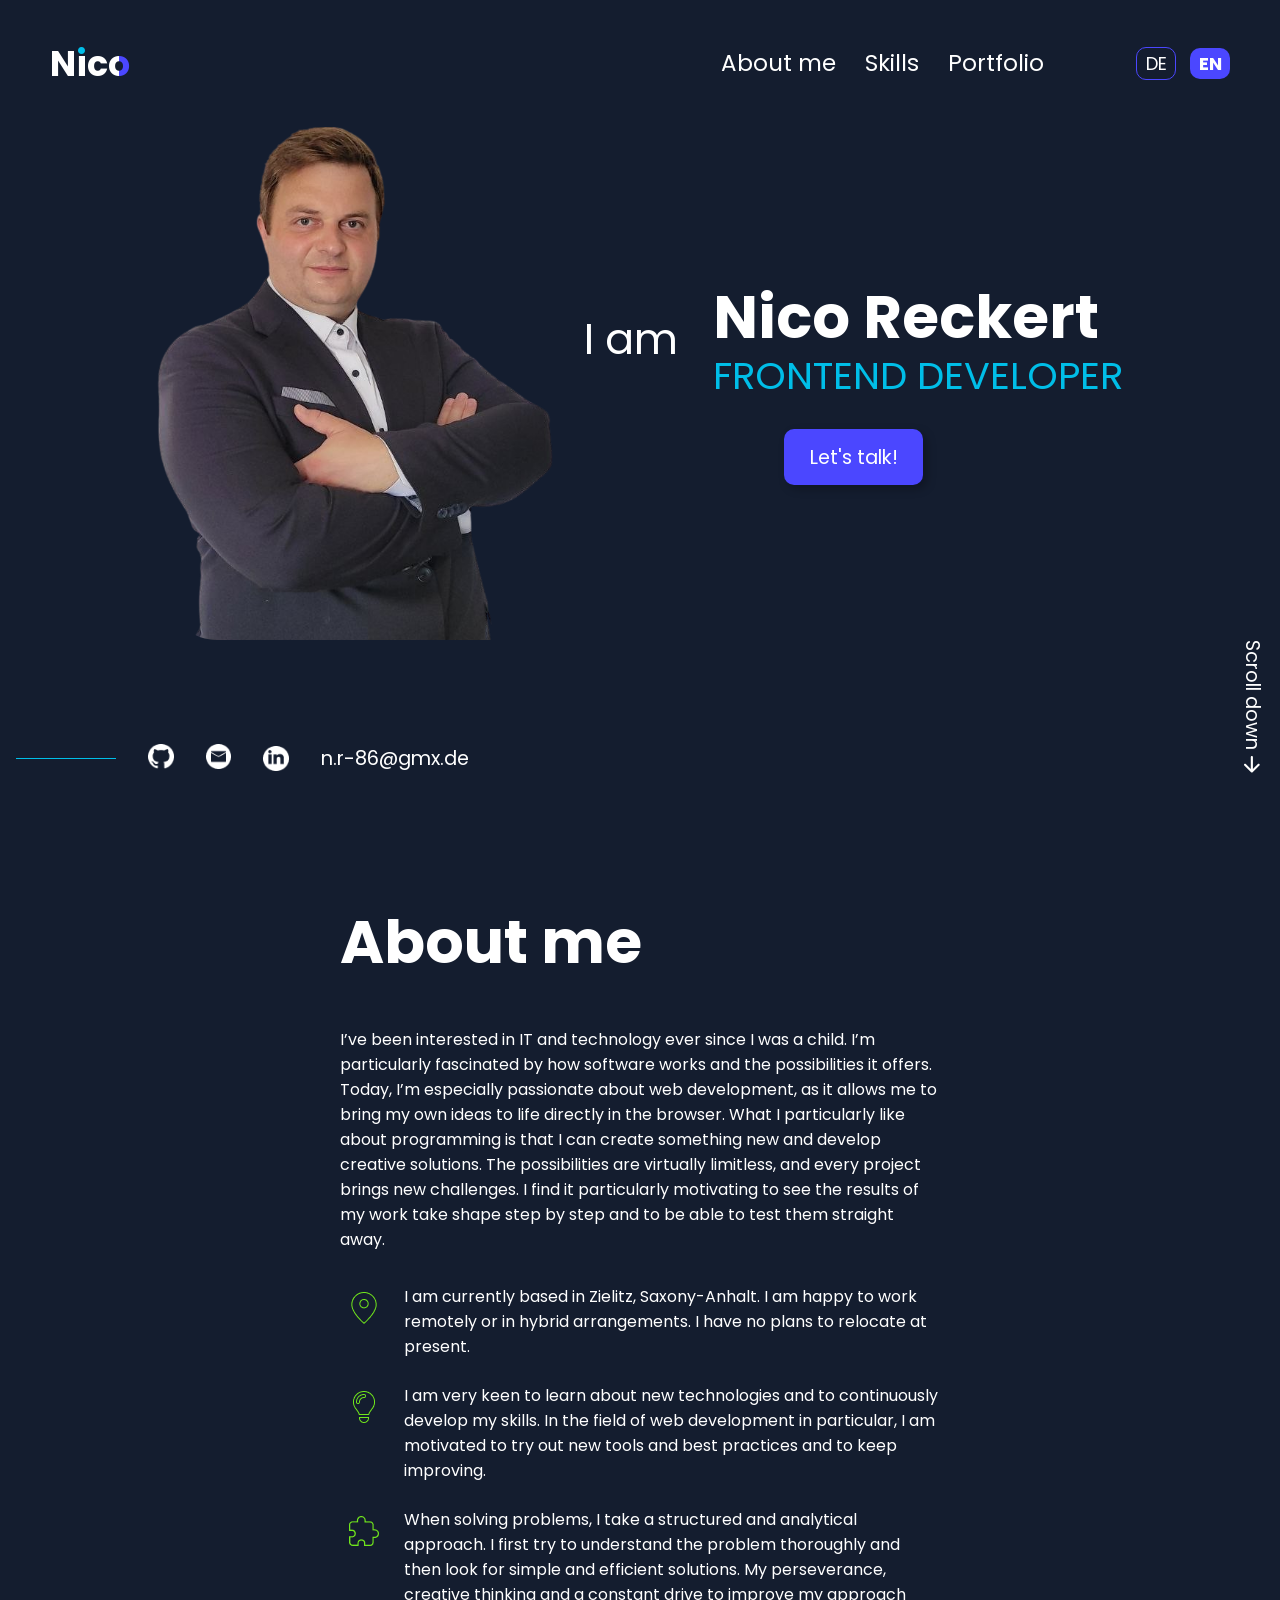
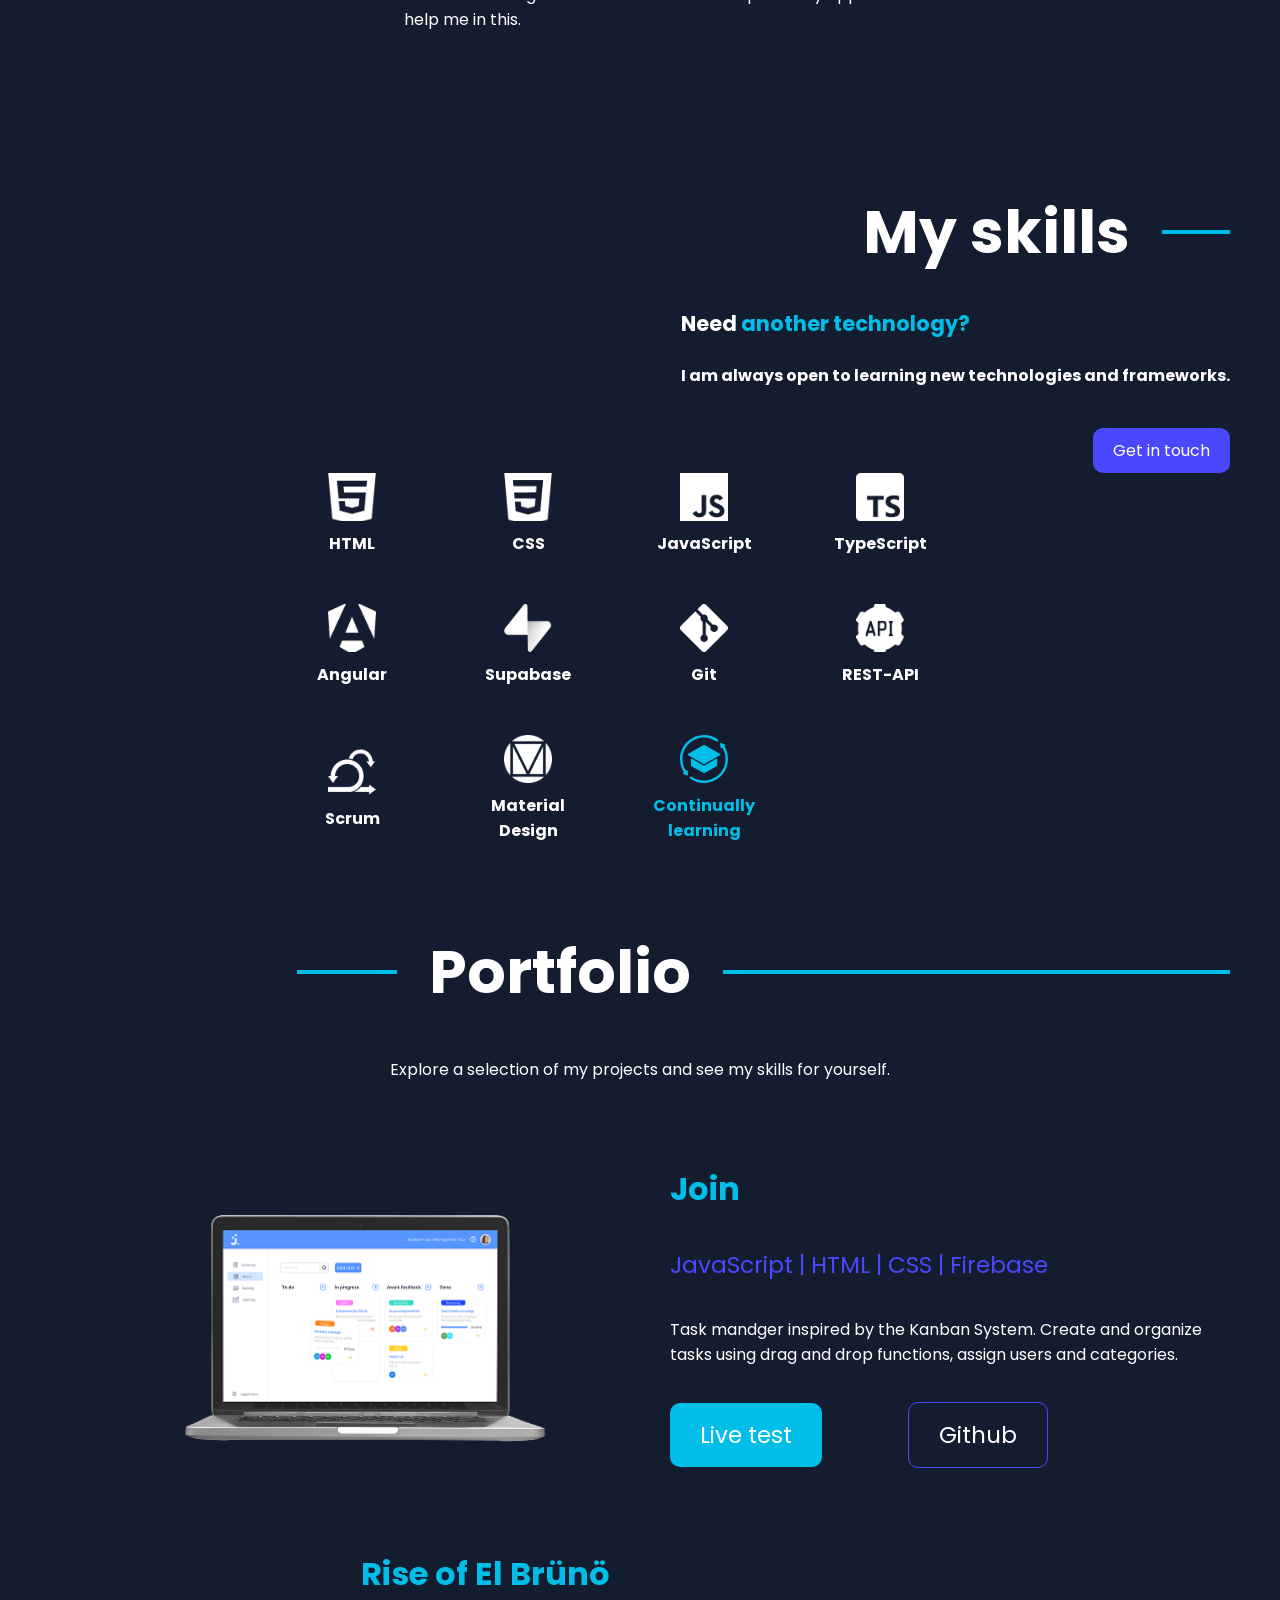
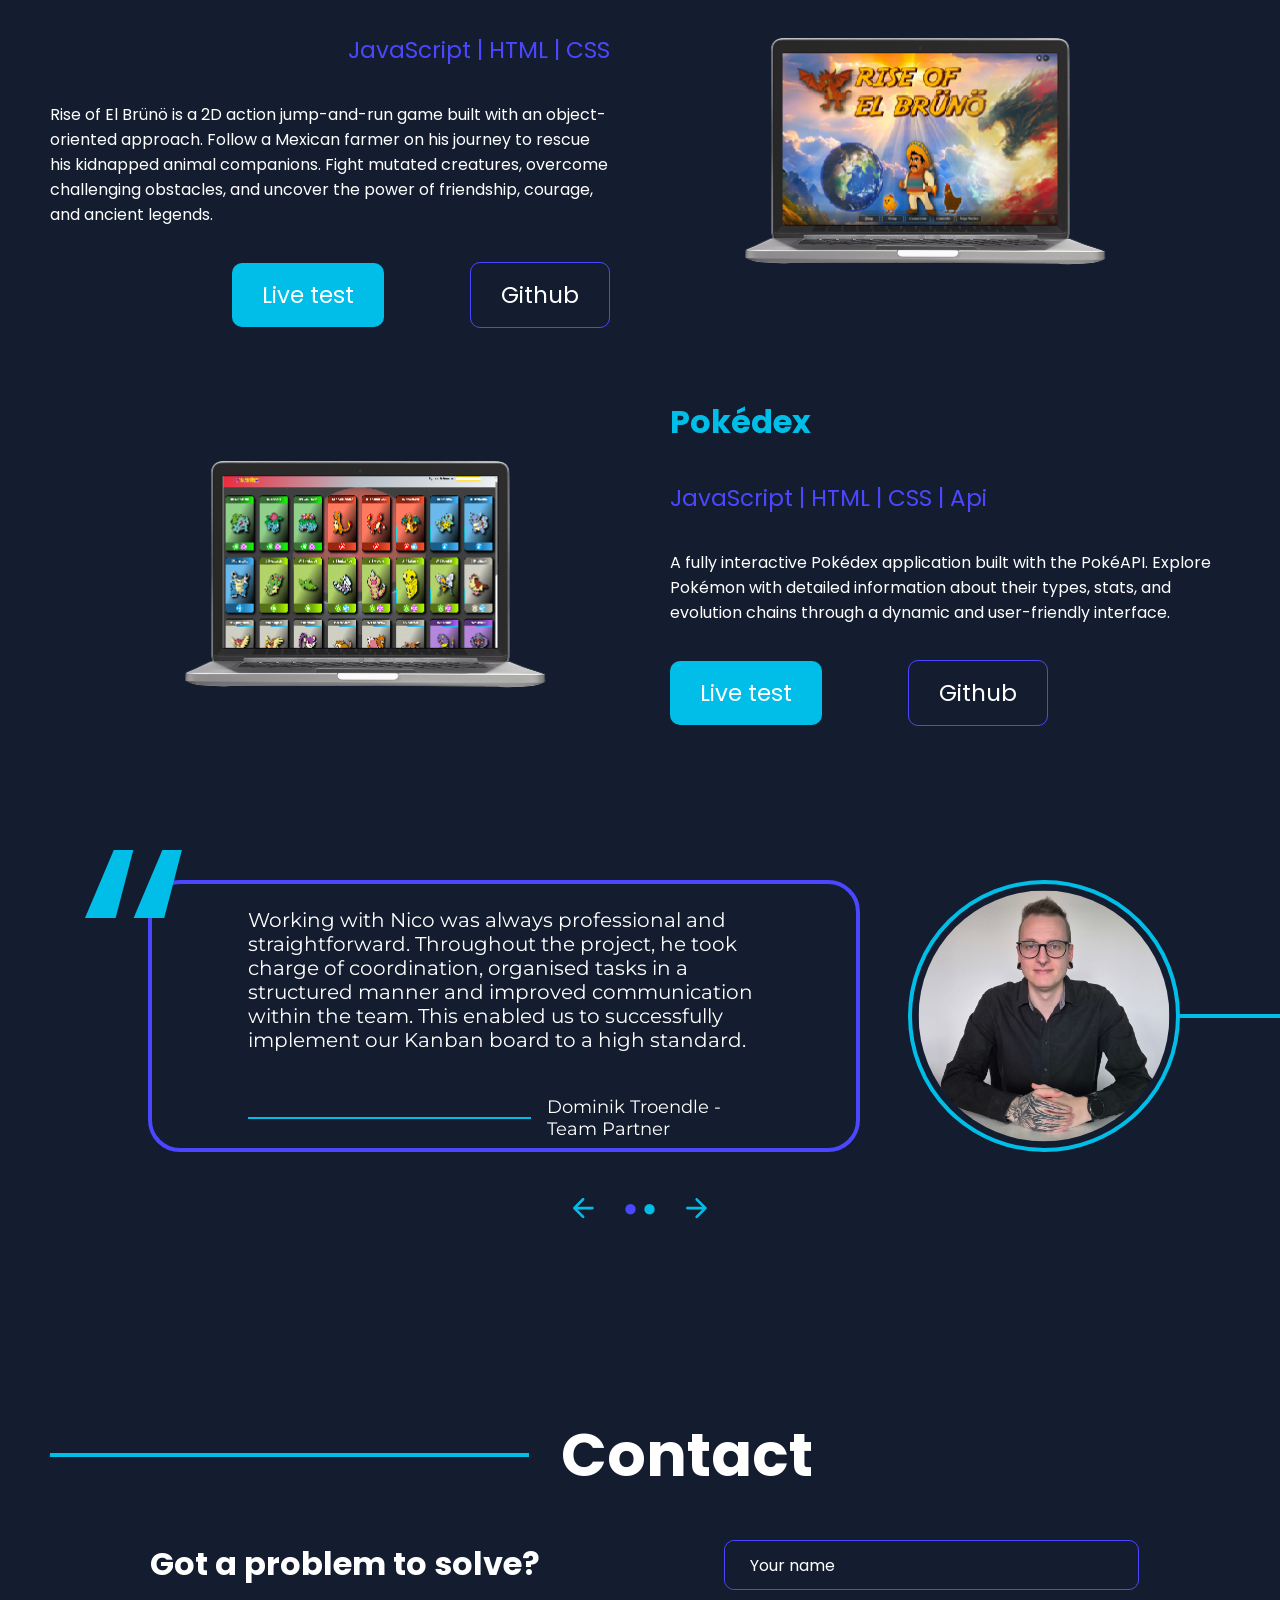
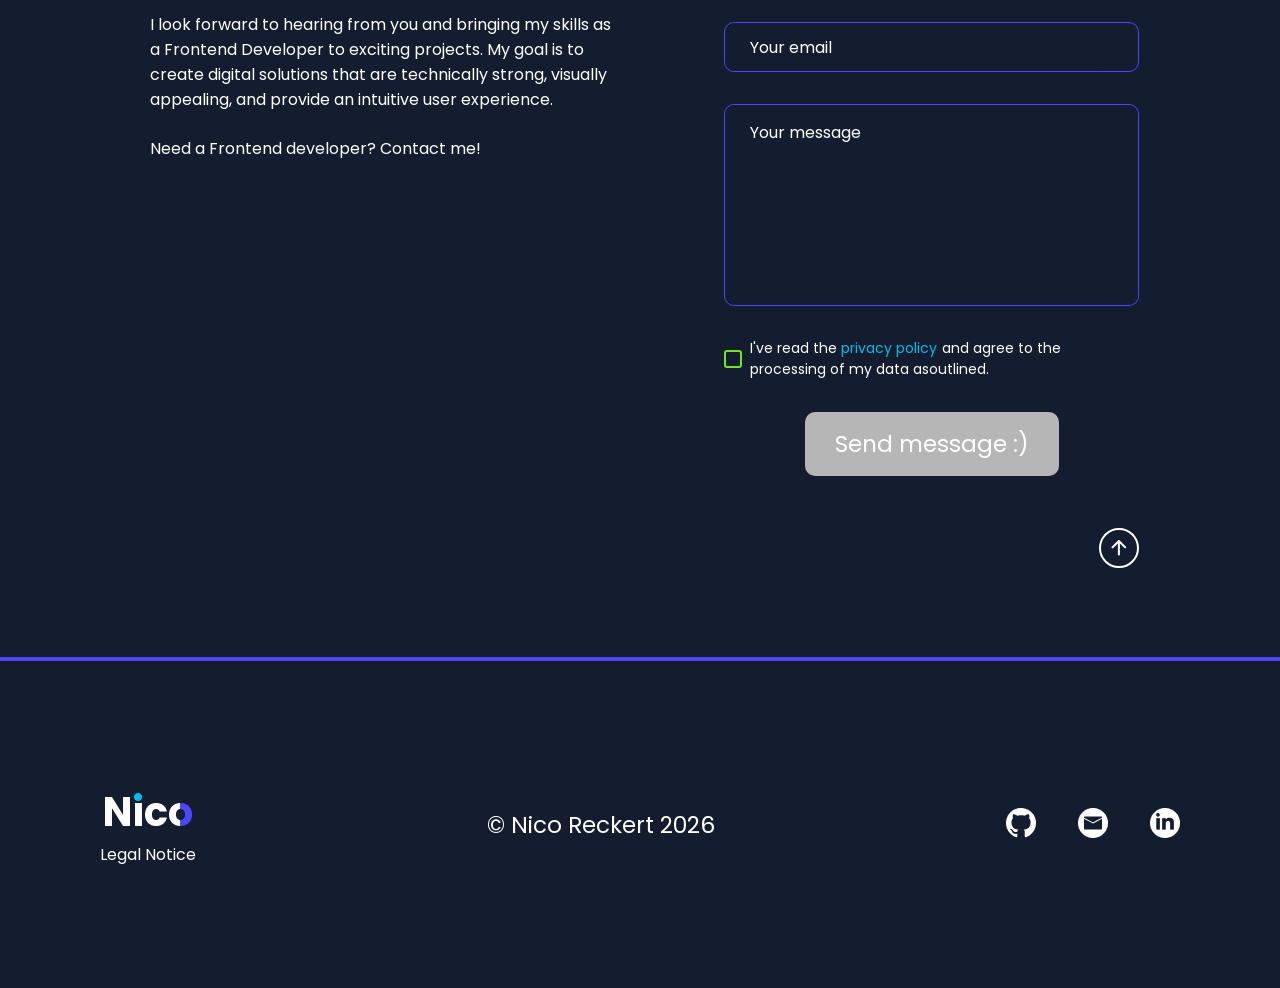
<file: index.html>
<!DOCTYPE html>
<html lang="en" translate="no">

<head>
    <meta charset="UTF-8">
    <meta name="viewport" content="width=device-width, initial-scale=1.0">
    <title>Nico Reckert</title>
    <link rel="icon" type="image/svg+xml" href="./assets/icons/favicon.svg">
    <link rel="stylesheet" href="./css/header.css">
    <link rel="stylesheet" href="./css/hero.css">
    <link rel="stylesheet" href="./css/about.css">
    <link rel="stylesheet" href="./css/skills.css">
    <link rel="stylesheet" href="./css/portfolio.css">
    <link rel="stylesheet" href="./css/references.css">
    <link rel="stylesheet" href="./css/contact.css">
    <link rel="stylesheet" href="./style.css">
    <link rel="stylesheet" href="./css/font.css">
</head>

<body id="body">
    <!-- <div class="background">
        <div class="grid"></div>

        <div class="nodes">
            <span></span>
            <span></span>
            <span></span>
            <span></span>
            <span></span>
        </div>

        <div class="scanline"></div>
    </div> -->
    <div class="all-content">
        <div class="content">
            <img class="shadow2" src="./assets/img/31. Green shadow Skills Portfolio.svg" alt="">
            <img class="shadow3" src="./assets/img/32 Purple shadow portfolio.svg" alt="">
            <img class="shadow4" src="./assets/img/33. Purple shadow Footer.svg" alt="">
            <img class="shadow5" src="./assets/img/54. Green shadow 3 (skills and portfolio section).svg" alt="">
            <header class="header">
                <div class="header__container">
                    <span class="header__logo">N<span class="header__logo-i">i</span>c<span
                            class="header__logo-o">o</span>
                    </span>
                    <nav class="header__nav">
                        <div class="header__links">
                            <a class="header__link" href="#about"></a>
                            <a class="header__link" href="#skills"></a>
                            <a class="header__link" href="#portfolio">Portfolio</a>
                        </div>
                        <div class="header__language-switcher">
                            <button class="header__language-button" id="german-button">DE</button>
                            <button class="header__language-button header__language-button--active"
                                id="english-button">EN</button>
                        </div>
                        <button class="header__menu-button" id="header-menu-button">
                            <span class="header__menu-line"></span>
                            <span class="header__menu-line"></span>
                            <span class="header__menu-line"></span>
                        </button>
                    </nav>
                </div>
            </header>
            <section class="hero">
                <div class="hero__container">
                    <div class="hero__main">
                        <div class="hero__image-wrapper">
                            <img class="hero__image" src="./assets/img/Test9.png" alt="">
                            <img class="hero__shadows" src="./assets/img/29. photo shadows.svg" alt="">
                        </div>
                        <div class="hero__content">
                            <div class="hero__text">
                                <div class="hero__heading">
                                    <span class="hero__intro" id="hero-intro"></span>
                                    <div class="hero__title">
                                        <h1 class="hero__name">Nico Reckert</h1>
                                        <p class="hero__role" id="hero-role"></p>
                                    </div>
                                </div>
                                <a href="#contact" class="hero__button" id="hero-button"></a>
                            </div>
                        </div>
                    </div>
                    <div class="hero__footer">
                        <div class="hero__social">
                            <span class="hero__social-line"></span>
                            <a href="https://github.com/NicoReckert" target="_blank"><img class="hero__social-icon"
                                    src="./assets/icons/Property 1=Default(1).png" alt=""></a>
                            <a href="#contact"><img class="hero__social-icon"
                                    src="./assets/icons/Property 1=Default(2).png" alt=""></a>
                            <img class="hero__social-icon" src="./assets/icons/Property 1=Default(3).png" alt="">
                            <a class="hero__email" href="mailto:n.r-86@gmx.de">n.r-86@gmx.de</a>
                        </div>
                        <div class="hero__scroll">
                            <span class="hero__scroll-text" id="hero-scroll-text"></span>
                            <img class="hero__scroll-icon" src="./assets/icons/Vector(2).svg" alt="">
                        </div>
                    </div>
                </div>
                <div class="hero__divider">
                    <img class="hero__divider-img" src="./assets/img/28. Hero Background.svg" alt="">
                </div>
            </section>
            <section class="about" id="about">
                <img class="shadow1" src="./assets/img/30. Purple shadow about me.svg" alt="">
                <div class="about__content">
                    <h2 class="about__title" id="about-title"></h2>
                    <div class="about__body">
                        <p class="about__text" id="about-introduction"></p>
                        <div class="about__social">
                            <div class="about__social-item">
                                <img class="about__social-icon" src="./assets/icons/11.Location.png" alt="">
                                <p class="about__text" id="about-location"></p>
                            </div>
                            <div class="about__social-item">
                                <img class="about__social-icon" src="./assets/icons/12. bulb desktop.png" alt="">
                                <p class="about__text" id="about-learning"></p>
                            </div>
                            <div class="about__social-item">
                                <img class="about__social-icon" src="./assets/icons/13. puzzle desktop.png" alt="">
                                <p class="about__text" id="about-problem-solving"></p>
                            </div>
                        </div>
                    </div>
                </div>
                <div class="about__visual">
                    <div class="about__portrait-wrapper">
                        <img class="about__image" src="./assets/img/portrait.png" alt="">
                    </div>
                    <span class="about__line"></span>
                </div>
            </section>
            <section class="skills" id="skills">
                <ul class="skills__grid">
                    <li class="skills__item">
                        <img class="skills__icon" src="./assets/icons/html.png" alt="HTML">
                        <p class="skills__item-label">HTML</p>
                    </li>
                    <li class="skills__item">
                        <img class="skills__icon" src="./assets/icons/css.png" alt="CSS">
                        <p class="skills__item-label">CSS</p>
                    </li>
                    <li class="skills__item">
                        <img class="skills__icon" src="./assets/icons/js.png" alt="JavaScript">
                        <p class="skills__item-label">JavaScript</p>
                    </li>
                    <li class="skills__item">
                        <img class="skills__icon" src="./assets/icons/ts.png" alt="TypeScript">
                        <p class="skills__item-label">TypeScript</p>
                    </li>
                    <li class="skills__item">
                        <img class="skills__icon" src="./assets/icons/angular.png" alt="Angular">
                        <p class="skills__item-label">Angular</p>
                    </li>
                    <li class="skills__item">
                        <img class="skills__icon" src="./assets/icons/supabase.png" alt="Supabase">
                        <p class="skills__item-label">Supabase</p>
                    </li>
                    <li class="skills__item">
                        <img class="skills__icon" src="./assets/icons/git.png" alt="Git">
                        <p class="skills__item-label">Git</p>
                    </li>
                    <li class="skills__item">
                        <img class="skills__icon" src="./assets/icons/api.png" alt="REST-API">
                        <p class="skills__item-label">REST-API</p>
                    </li>
                    <li class="skills__item">
                        <img class="skills__icon" src="./assets/icons/scrum.png" alt="Scrum">
                        <p class="skills__item-label">Scrum</p>
                    </li>
                    <li class="skills__item">
                        <img class="skills__icon" src="./assets/icons/material-design.png" alt="Material Design">
                        <p class="skills__item-label">Material Design</p>
                    </li>
                    <li class="skills__item--learning">
                        <img class="skills__decoration" src="./assets/img/Group 18.png" alt="">
                        <svg class="skills__icon--learning" viewBox="0 0 60 60" fill="none"
                            xmlns="http://www.w3.org/2000/svg">
                            <g clip-path="url(#clip0)">
                                <path
                                    d="M49.8289 25.245L30.6154 36.1892C30.2696 36.3926 29.8424 36.3926 29.4864 36.1892L10.273 25.245C9.52033 24.8178 9.52033 23.7294 10.273 23.2921L29.4864 12.3479C29.8322 12.1444 30.2594 12.1444 30.6154 12.3479L49.8289 23.2921C50.5815 23.7193 50.5815 24.8076 49.8289 25.245Z"
                                    fill="currentColor" />
                                <path
                                    d="M46.5028 28.9269V37.9488C46.5028 38.3557 46.2892 38.7218 45.9332 38.9252L30.6153 47.6521C30.2695 47.8556 29.8423 47.8556 29.4863 47.6521L14.1685 38.9252C13.8125 38.7218 13.5989 38.3557 13.5989 37.9488V28.9269L22.0918 33.7583L29.4863 37.9793C29.8321 38.1827 30.2593 38.1827 30.6153 37.9793L38.0098 33.7583L46.5028 28.9269Z"
                                    fill="currentColor" />
                                <path
                                    d="M55.4534 14.0363L55.9823 13.6701C56.623 13.2226 56.5417 12.2563 55.8399 11.9207L51.629 9.91693C50.917 9.58128 50.1135 10.1407 50.1745 10.9239L50.5813 15.5721C50.6525 16.3451 51.5374 16.7622 52.1782 16.3146L52.9309 15.7959C59.6236 26.5774 57.8233 40.9391 48.4657 49.6864C39.2608 58.2912 25.0719 59.3389 14.7278 52.1783C14.0362 51.7003 13.0801 51.8732 12.602 52.5648C12.124 53.2565 12.2969 54.2126 12.9885 54.6906C18.1047 58.2302 24.0548 59.9695 29.9948 59.9695C37.43 59.9695 44.8448 57.2436 50.5508 51.9139C60.9967 42.1393 63.0106 26.0587 55.4534 14.0363Z"
                                    fill="currentColor" />
                                <path
                                    d="M47.1132 5.30936C35.5994 -2.66487 19.8035 -1.49518 9.55087 8.0861C-1.15942 18.1047 -3.08178 34.1142 4.90263 46.34L4.16013 46.8486C3.51934 47.2961 3.60071 48.2624 4.30252 48.5981L8.51341 50.6018C9.22539 50.9374 10.0289 50.378 9.96789 49.5948L9.56104 44.9466C9.48984 44.1736 8.60495 43.7566 7.96416 44.2041L7.41492 44.5906C0.315407 33.6159 2.03434 19.2846 11.636 10.3136C20.8409 1.70875 35.0298 0.650942 45.3739 7.82165C46.0655 8.2997 47.0216 8.12679 47.4997 7.43514C47.9777 6.7435 47.8048 5.78741 47.1132 5.30936Z"
                                    fill="currentColor" />
                            </g>
                        </svg>
                        <p class="skills__item-label--learning">Continually learning</p>
                    </li>
                </ul>
                <div class="skills__content">
                    <div class="skills__header">
                        <h2 class="skills__title" id="skills-title"></h2>
                        <span class="skills__line"></span>
                    </div>
                    <div class="skills__body">
                        <div class="skills__text-group">
                            <p>
                                <span class="skills__highlight" id="skills-highlight"></span>
                                <span class="skills__highlight-accent" id="skills-highlight-accent"></span>
                            </p>
                            <p class="skills__text" id="skills-text"></p>
                        </div>
                        <a href="#contact" class="skills__button" id="skills-button"></a>
                    </div>
                </div>
            </section>
            <section class="portfolio" id="portfolio">
                <div class="portfolio__header">
                    <span class="portfolio__line-left"></span>
                    <h2 class="portfolio__title">Portfolio</h2>
                    <span class="portfolio__line-right"></span>
                </div>
                <p class="portfolio__text" id="portfolio-text"></p>
                <div class="portfolio__project">
                    <img class="portfolio__project-image" src="./assets/img/join photo.png" alt="">
                    <div class="portfolio__project-content">
                        <h3 class="portfolio__project-title">Join</h3>
                        <p class="portfolio__project-tech">JavaScript | HTML | CSS | Firebase</p>
                        <p class="portfolio__project-description"></p>
                        <div class="portfolio__project-actions">
                            <a class="portfolio__project-link--primary" href="https://join.nico-reckert.de"
                                target="_blank">Live test</a>
                            <a class="portfolio__project-link--secondary" href="https://github.com/NicoReckert/join"
                                target="_blank">Github</a>
                        </div>
                    </div>
                </div>
                <div class="portfolio__project portfolio__project--reversed">
                    <img class="portfolio__project-image" src="./assets/img/El Pollo Loco2 photo.png" alt="">
                    <div class="portfolio__project-content portfolio__project-content--end">
                        <h3 class="portfolio__project-title">Rise of El Brünö</h3>
                        <p class="portfolio__project-tech">JavaScript | HTML | CSS</p>
                        <p class="portfolio__project-description"></p>
                        <div class="portfolio__project-actions">
                            <a class="portfolio__project-link--primary" href="https://rise-of-el-brueno.nico-reckert.de"
                                target="_blank">Live test</a>
                            <a class="portfolio__project-link--secondary"
                                href="https://github.com/NicoReckert/rise-of-el-brueno" target="_blank">Github</a>
                        </div>
                    </div>
                </div>
                <div class="portfolio__project">
                    <img class="portfolio__project-image" src="./assets/img/Pokédex2 photo.png" alt="">
                    <div class="portfolio__project-content">
                        <h3 class="portfolio__project-title">Pokédex</h3>
                        <p class="portfolio__project-tech">JavaScript | HTML | CSS | Api</p>
                        <p class="portfolio__project-description"></p>
                        <div class="portfolio__project-actions">
                            <a class="portfolio__project-link--primary" href="https://pokedex.nico-reckert.de"
                                target="_blank">Live test</a>
                            <a class="portfolio__project-link--secondary" href="https://github.com/NicoReckert/pokedex"
                                target="_blank">Github</a>
                        </div>
                    </div>
                </div>
            </section>
            <section class="references">
                <div class="references__container">
                    <div class="references__item">
                        <img class="references__quote-icon" src="./assets/img/quote-mark.svg" alt="">
                        <div class="references__content">
                            <p class="references__quote" id="references-quote"></p>
                            <div class="references__footer">
                                <span class="references__divider"></span>
                                <p class="references__author" id="references-author"></p>
                            </div>
                        </div>
                        <div class="references__profile">
                            <div class="references__avatar">
                                <img class="references__image" id="references-image" src="./assets/img/187118235.png"
                                    alt="">
                            </div>
                        </div>
                    </div>
                    <span class="references__line"></span>
                </div>
                <div class="references__navigation">
                    <button class="references__button" id="references-prev"><img class="references__button-arrow"
                            src="./assets/icons/arrow_back.svg" alt=""></button>
                    <div class="references__dots">
                        <span class="references__dot references__dot-active">●</span>
                        <span class="references__dot">●</span>
                    </div>
                    <button class="references__button" id="references-next"><img class="references__button-arrow"
                            src="./assets/icons/arrow_forward.svg" alt=""></button>
                </div>
            </section>
            <section class="contact" id="contact">
                <div class="contact__header">
                    <span class="contact__line"></span>
                    <h2 class="contact__title" id="contact-title"></h2>
                </div>
                <div class="contact__container">
                    <div class="contact__content">
                        <div class="contact__info">
                            <h3 class="contact__subtitle" id="contact-subtitle"></h3>
                            <p class="contact__text"></p>
                            <p class="contact__text"></p>
                        </div>
                        <div class="contact__form-wrapper">
                            <form class="contact__form" id="contact-form">
                                <div class="contact__group">
                                    <div class="contact__field" id="field-name">
                                        <input class="contact__input" id="contact-name" type="text"
                                            placeholder="Your name">
                                    </div>
                                    <span class="contact__error-text d-none" id="contact-error-name"></span>
                                </div>
                                <div class="contact__group">
                                    <div class="contact__field" id="field-email">
                                        <input class="contact__input" id="contact-email" type="email"
                                            autocomplete="email" placeholder="Your email">
                                    </div>
                                    <span class="contact__error-text d-none" id="contact-error-email-required"></span>
                                    <span class="contact__error-text d-none" id="contact-error-email-format"></span>
                                </div>
                                <div class="contact__group">
                                    <div class="contact__field-area" id="field-message">
                                        <textarea class="contact__textarea" id="contact-message"
                                            placeholder="Your message"></textarea>
                                    </div>
                                    <span class="contact__error-text d-none" id="contact-error-message"></span>
                                </div>
                                <div class="contact__group">
                                    <div class="contact__privacy">
                                        <div class="contact__checkbox-wrapper">
                                            <input class="contact__checkbox" id="contact-policy" type="checkbox">
                                        </div>
                                        <p>
                                            <span class="contact__privacy-text"></span>
                                            <a class="contact__privacy-link" id="contact-privacy-link"
                                                href="./html/privacy-policy.html"></a>
                                            <span class="contact__privacy-text"></span>
                                        </p>
                                    </div>
                                    <span class="contact__error-text d-none" id="contact-error-policy"></span>
                                </div>
                                <button type="submit" class="contact__button" id="submit-button"></button>
                            </form>
                            <a class="contact__back-to-top" href="#body"><svg class="contact__back-to-top-icon"
                                    width="15" height="16" viewBox="0 0 15 16" fill="none"
                                    xmlns="http://www.w3.org/2000/svg">
                                    <path
                                        d="M6.36385 3.41369L1.70685 8.07069C1.31638 8.46116 0.683311 8.46116 0.292846 8.07069C-0.0976193 7.68023 -0.0976183 7.04716 0.292847 6.65669L6.65674 0.292799C7.04727 -0.0977256 7.68043 -0.0977246 8.07095 0.292799L14.4348 6.65669C14.8253 7.04716 14.8253 7.68023 14.4348 8.07069C14.0444 8.46116 13.4113 8.46116 13.0208 8.07069L8.36385 3.41369L8.36385 14.5857C8.36385 15.138 7.91613 15.5857 7.36385 15.5857C6.81156 15.5857 6.36385 15.138 6.36385 14.5857L6.36385 3.41369Z"
                                        fill="currentColor" />
                                </svg></a>
                        </div>
                    </div>
                </div>
            </section>
        </div>
    </div>
    <footer class="footer">
        <div class="footer__info">
            <h2 class="footer__logo">N<span class="footer__logo-i">i</span>c<span class="footer__logo-o">o</span></h2>
            <a class="footer__legal-link" id="footer-legal-link" href="./html/legal-notice.html"></a>
        </div>
        <p class="footer__copyright">© Nico Reckert 2026</p>
        <div class="footer__social">
            <a class="footer__social-link" href="https://github.com/NicoReckert" target="_blank">
                <img class="footer__social-icon" src="./assets/icons/8. Github button.png" alt="">
            </a>
            <a class="footer__social-link" href="#contact">
                <img class="footer__social-icon" src="./assets/icons/9. Email button.png" alt="">
            </a>
            <a class="footer__social-link" href="">
                <img class="footer__social-icon" src="./assets/icons/10. Linkedin button.png" alt="">
            </a>
        </div>
    </footer>
    <div class="overlay d-none" id="overlay">
        <div class="overlay__content">
            <h3 id="overlay-title"></h3>
            <p id="overlay-message"></p>
        </div>
    </div>
    <div class="mobile__overlay" id="mobile-overlay">
        <div class="mobile__overlay-links">
            <a class="mobile__overlay-link" href="#about">About me</a>
            <a class="mobile__overlay-link" href="#skills">My skills</a>
            <a class="mobile__overlay-link" href="#portfolio">Portfolio</a>
            <a class="mobile__overlay-link" href="#contact">Contact</a>
            <div class="mobile__overlay-language-switcher">
                <button class="mobile__overlay-language-button mobile__overlay-language-button--active"
                    id="overlay-english-button">EN</button>
                <span class="mobile__overlay-language-divider">/</span>
                <button class="mobile__overlay-language-button" id="overlay-german-button">DE</button>
            </div>
        </div>
    </div>
    <script type="module" src="main.js"></script>
</body>

</html>
</file>
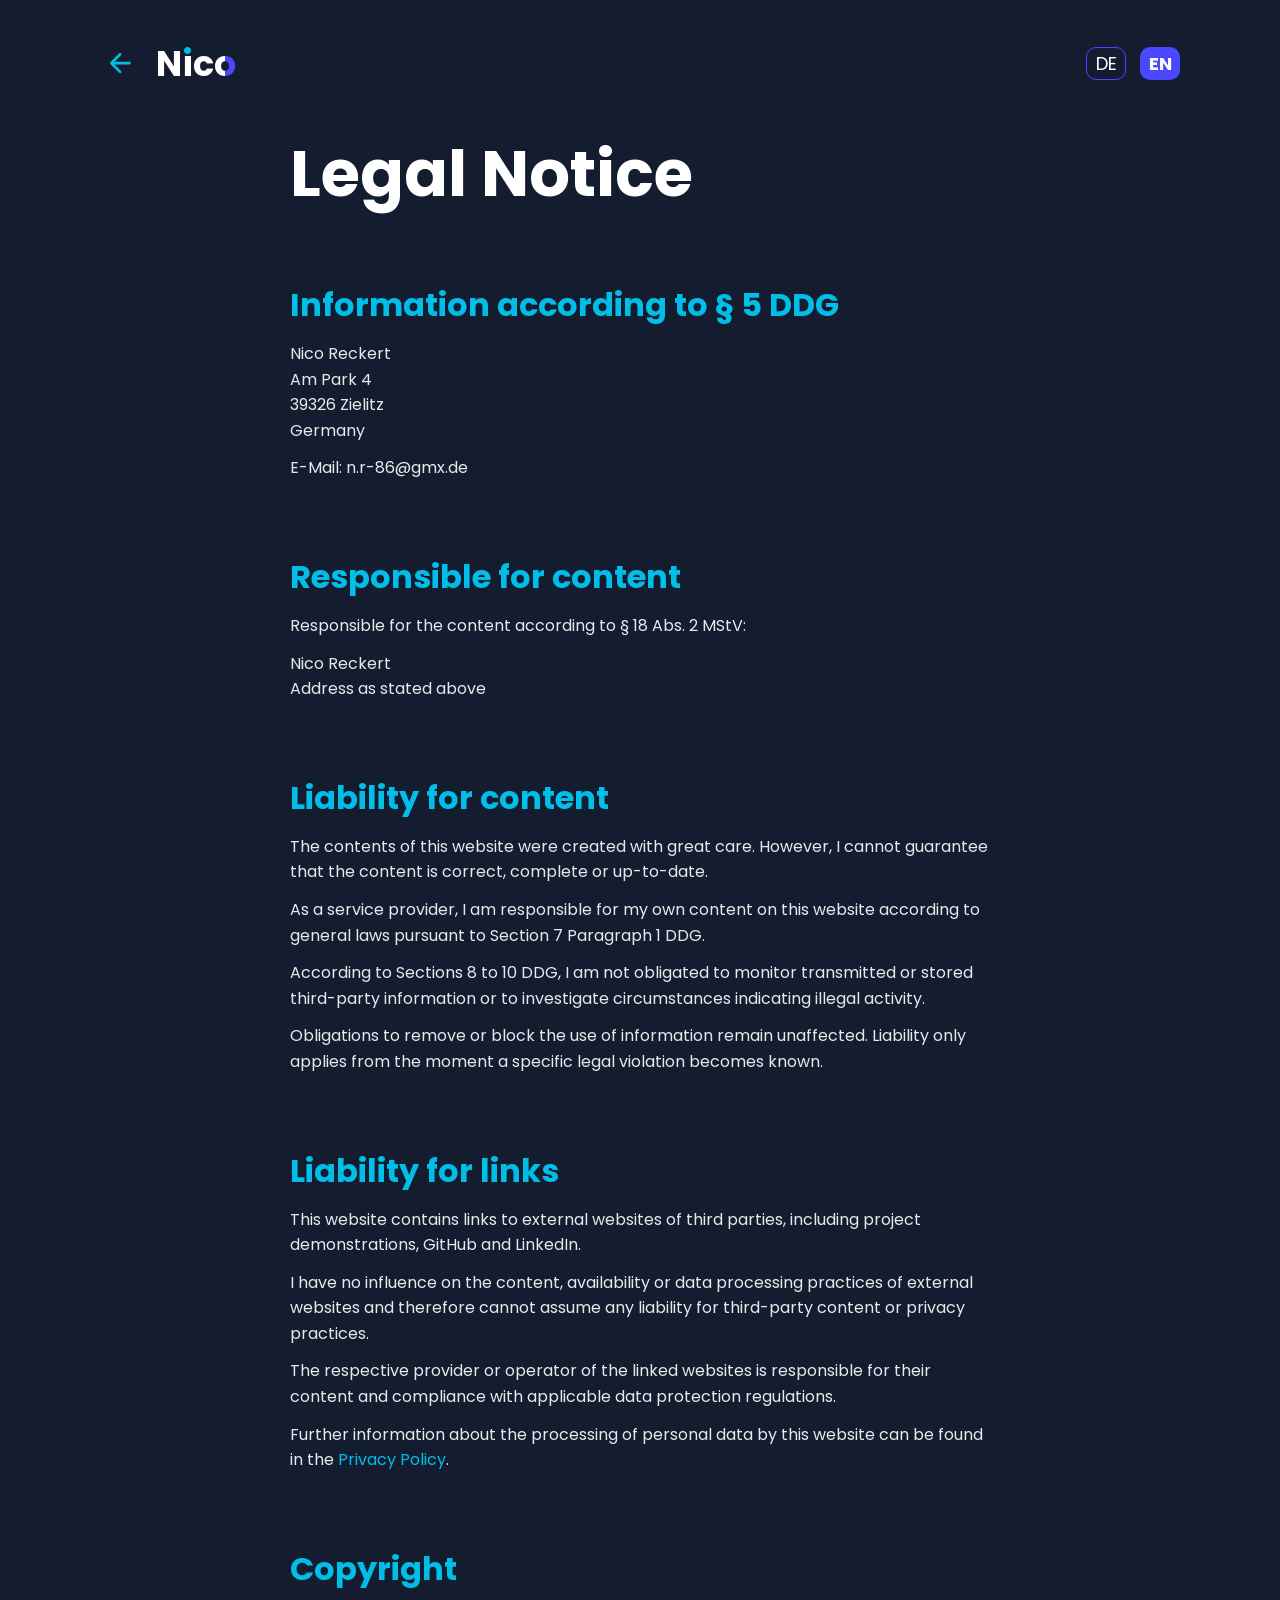
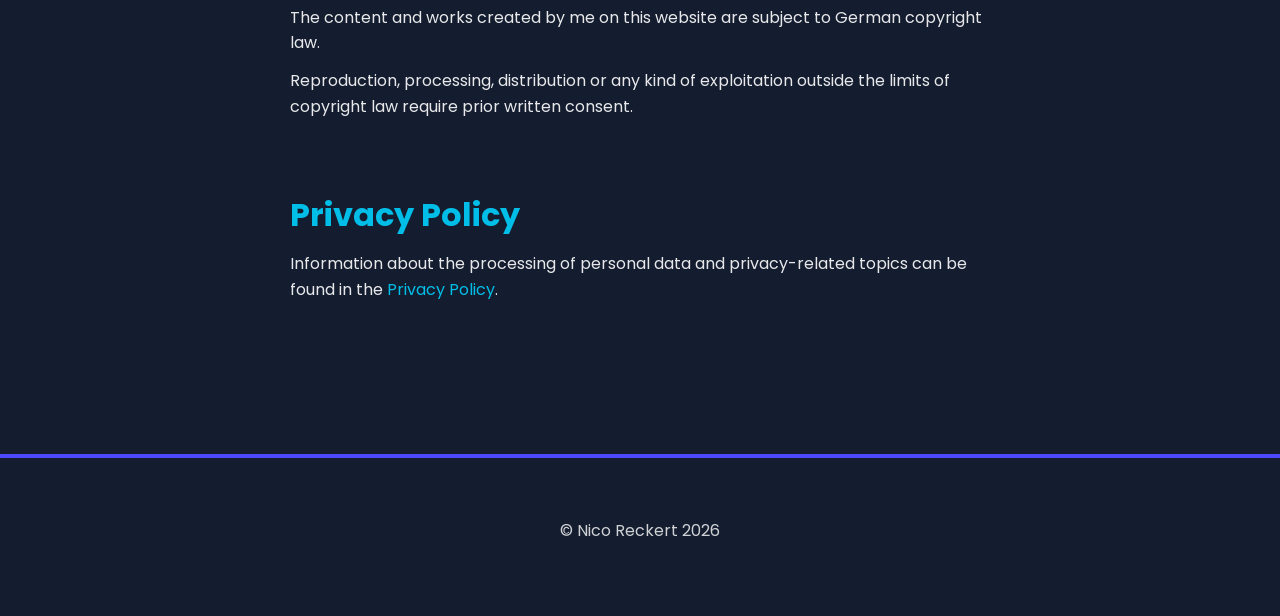
<file: html/legal-notice.html>
<!DOCTYPE html>
<html lang="en" translate="no">

<head>
    <meta charset="UTF-8">
    <meta name="viewport" content="width=device-width, initial-scale=1.0">
    <title></title>
    <link rel="icon" type="image/svg+xml" href="../assets/icons/favicon.svg">
    <link rel="stylesheet" href="../css/legal-notice.css">
    <link rel="stylesheet" href="../css/font.css">
</head>

<body>
    <div class="all-content">
        <div class="content">
            <header class="header">
                <div class="header__brand">
                    <a class="header__back-link" href="../index.html"><img class="header__back-link-arrow"
                            src="../assets/icons/arrow_back.svg" alt=""></a>
                    <span class="header__logo">
                        N<span class="header__logo-i">i</span>c<span class="header__logo-o">o</span>
                    </span>
                </div>
                <nav class="header__nav">
                    <div class="header__language-switcher">
                        <button class="header__language-button" id="german-button">DE</button>

                        <button class="header__language-button header__language-button--active"
                            id="english-button">EN</button>
                    </div>
                </nav>
            </header>
            <main>
                <h1 class="legal__title"></h1>
                <section>
                    <h2 class="legal__section-title"></h2>
                    <p>
                        Nico Reckert<br>
                        Am Park 4<br>
                        39326 Zielitz<br>
                        <span class="legal__text"></span>
                    </p>
                    <p>
                        E-Mail: n.r-86@gmx.de
                    </p>
                </section>
                <section>
                    <h2 class="legal__section-title"></h2>
                    <p class="legal__text"></p>
                    <p>
                        Nico Reckert<br>
                        <span class="legal__text"></span>
                    </p>
                </section>
                <section>
                    <h2 class="legal__section-title"></h2>
                    <p class="legal__text"></p>
                    <p class="legal__text"></p>
                    <p class="legal__text"></p>
                    <p class="legal__text"></p>
                </section>
                <section>
                    <h2 class="legal__section-title"></h2>
                    <p class="legal__text"></p>
                    <p class="legal__text"></p>
                    <p class="legal__text"></p>
                    <p>
                        <span class="legal__text"></span>
                        <a class="legal__link" href="privacy-policy.html"></a>.
                    </p>
                </section>
                <section>
                    <h2 class="legal__section-title"></h2>
                    <p class="legal__text"></p>
                    <p class="legal__text"></p>
                </section>
                <section>
                    <h2 class="legal__section-title"></h2>
                    <p>
                        <span class="legal__text"></span>
                        <a class="legal__link" href="privacy-policy.html"></a>.
                    </p>
                </section>
            </main>
            <footer class="footer">
                <p class="footer__copyright">© Nico Reckert 2026</p>
            </footer>
        </div>
    </div>
    <script type="module" src="../js/legal-main.js"></script>
</body>

</html>
</file>
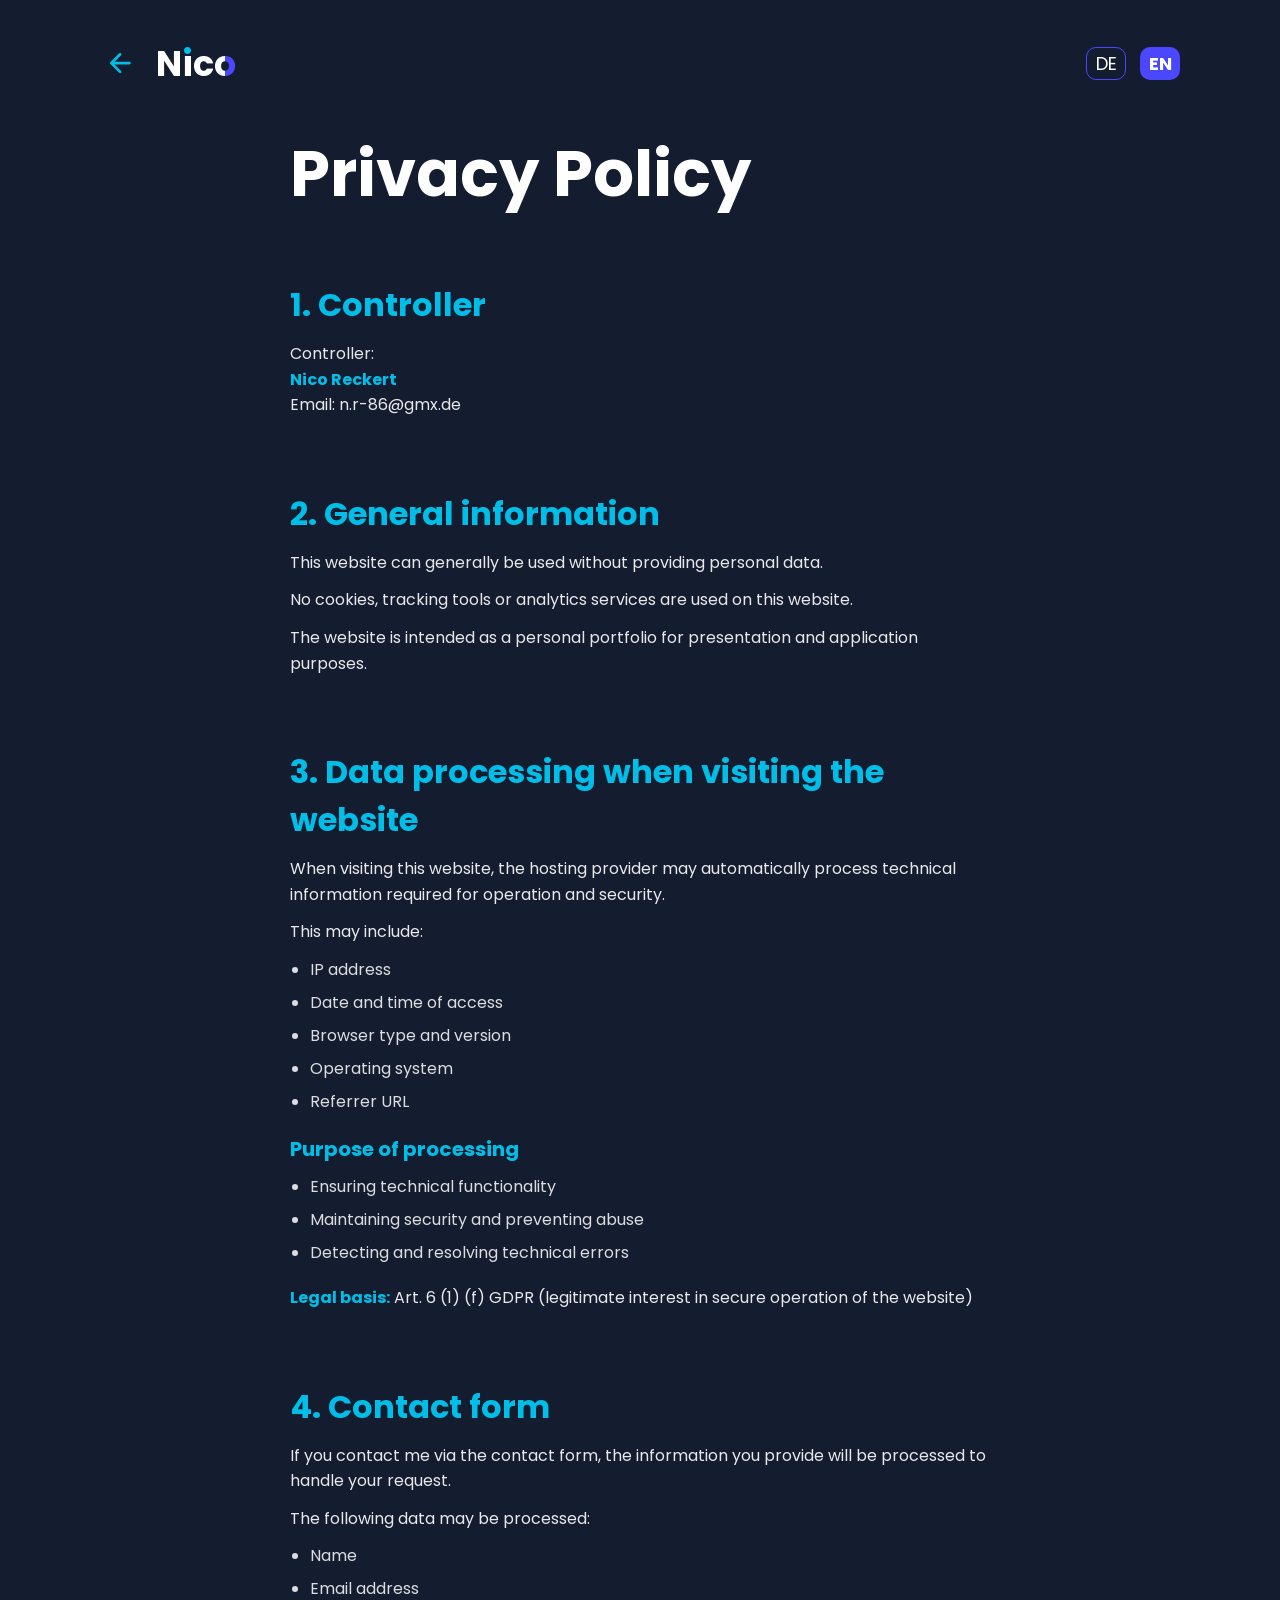
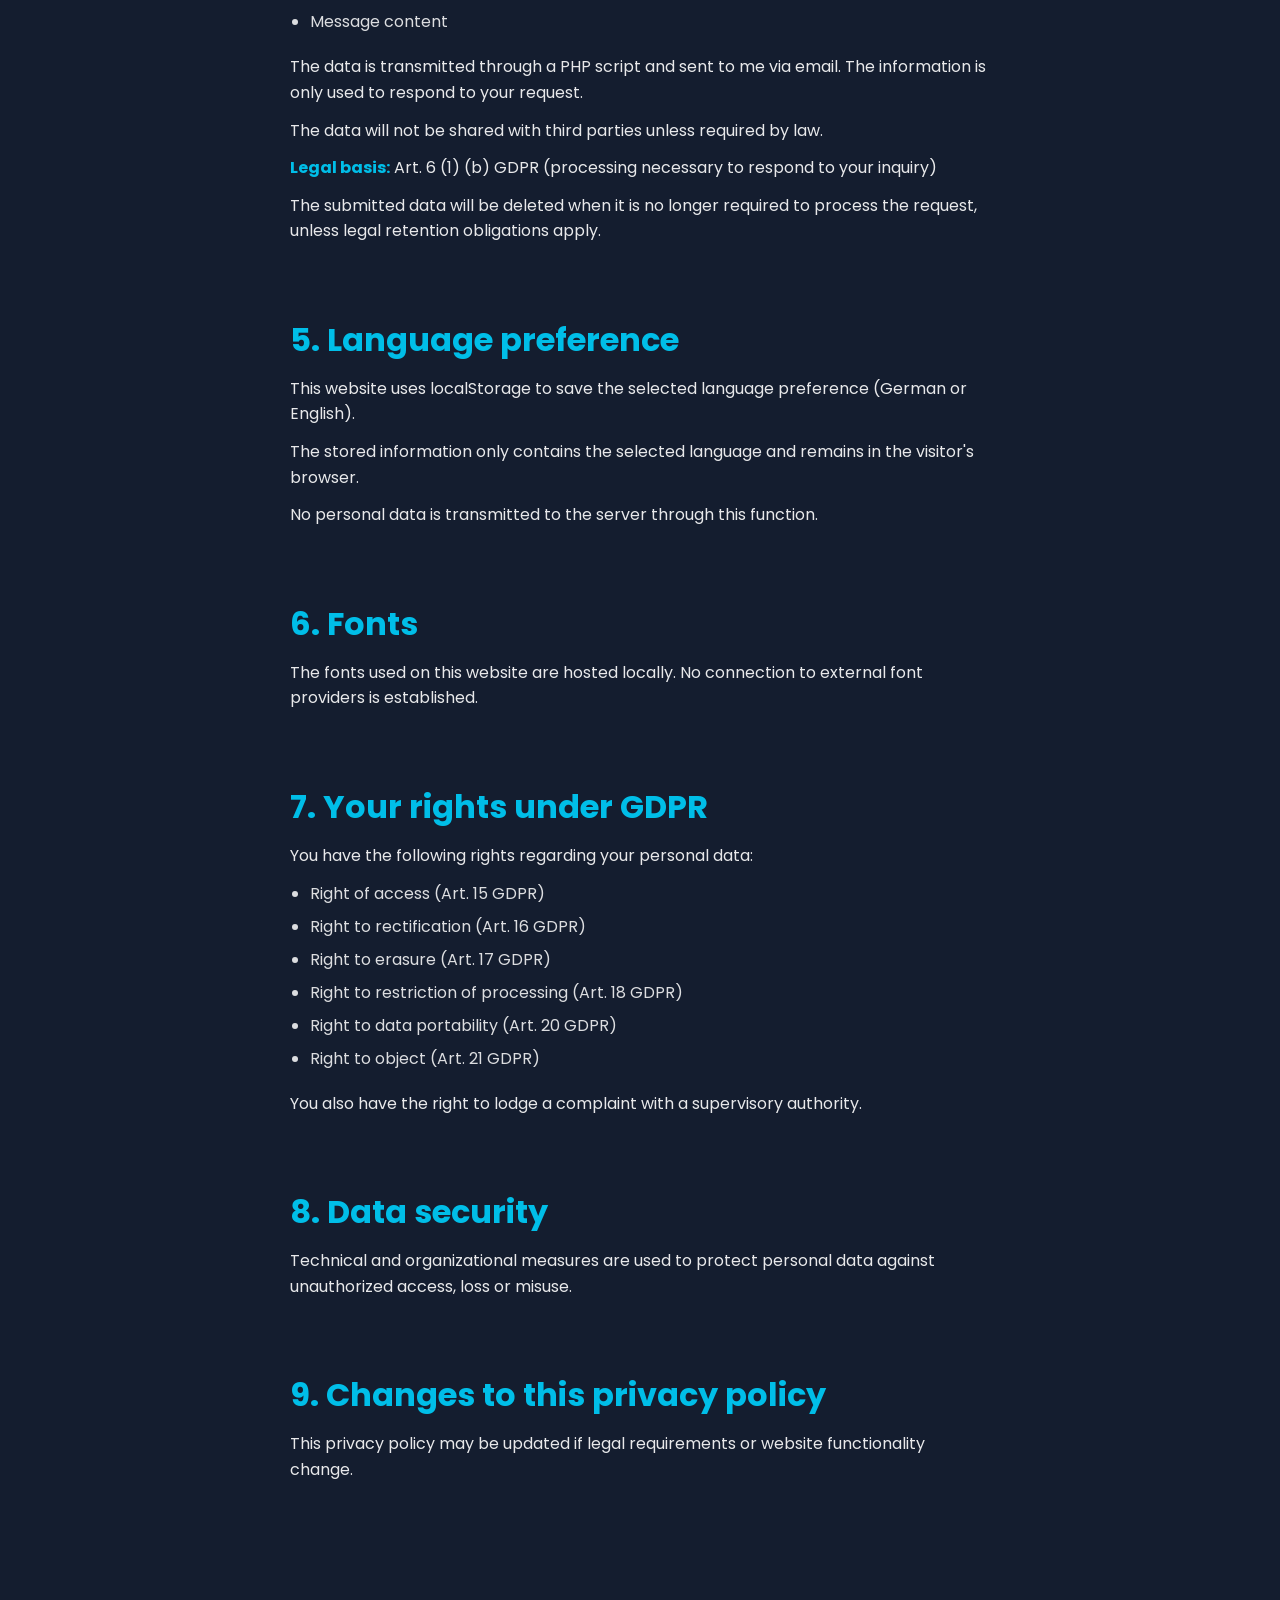
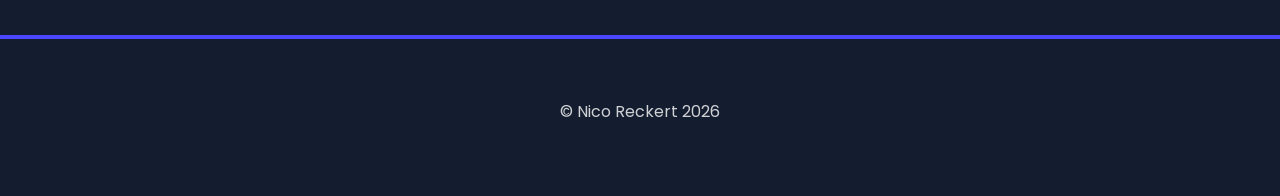
<file: html/privacy-policy.html>
<!DOCTYPE html>
<html lang="en" translate="no">

<head>
    <meta charset="UTF-8">
    <meta name="viewport" content="width=device-width, initial-scale=1.0">
    <title></title>
    <link rel="icon" type="image/svg+xml" href="../assets/icons/favicon.svg">
    <link rel="stylesheet" href="../css/privacy-policy.css">
    <link rel="stylesheet" href="../css/font.css">
</head>

<body>
    <div class="all-content">
        <div class="content">
            <header class="header">
                <div class="header__brand">
                    <a class="header__back-link" href="../index.html"><img class="header__back-link-arrow"
                            src="../assets/icons/arrow_back.svg" alt=""></a>
                    <span class="header__logo">
                        N<span class="header__logo-i">i</span>c<span class="header__logo-o">o</span>
                    </span>
                </div>
                <nav class="header__nav">
                    <div class="header__language-switcher">
                        <button class="header__language-button" id="german-button">DE</button>
                        <button class="header__language-button header__language-button--active"
                            id="english-button">EN</button>
                    </div>
                </nav>
            </header>
            <main>
                <h1 class="privacy__title"></h1>
                <section class="privacy__section">
                    <h2 class="privacy__section-title"></h2>
                    <p>
                        <span class="privacy__text"></span><br>
                        <strong>Nico Reckert</strong><br>
                        Email: n.r-86@gmx.de
                    </p>
                </section>
                <section class="privacy__section">
                    <h2 class="privacy__section-title"></h2>
                    <p class="privacy__text"></p>
                    <p class="privacy__text"></p>
                    <p class="privacy__text"></p>
                </section>
                <section class="privacy__section">
                    <h2 class="privacy__section-title"></h2>
                    <p class="privacy__text"></p>
                    <p class="privacy__text"></p>
                    <ul>
                        <li class="privacy__text"></li>
                        <li class="privacy__text"></li>
                        <li class="privacy__text"></li>
                        <li class="privacy__text"></li>
                        <li class="privacy__text"></li>
                    </ul>
                    <h3 class="privacy__subtitle"></h3>
                    <ul>
                        <li class="privacy__text"></li>
                        <li class="privacy__text"></li>
                        <li class="privacy__text"></li>
                    </ul>
                    <p class="privacy__text"></p>
                </section>
                <section class="privacy__section">
                    <h2 class="privacy__section-title"></h2>
                    <p class="privacy__text"></p>
                    <p class="privacy__text"></p>
                    <ul>
                        <li class="privacy__text"></li>
                        <li class="privacy__text"></li>
                        <li class="privacy__text"></li>
                    </ul>
                    <p class="privacy__text"></p>
                    <p class="privacy__text"></p>
                    <p class="privacy__text"></p>
                    <p class="privacy__text"></p>
                </section>
                <section class="privacy__section">
                    <h2 class="privacy__section-title"></h2>
                    <p class="privacy__text"></p>
                    <p class="privacy__text"></p>
                    <p class="privacy__text"></p>
                </section>
                <section class="privacy__section">
                    <h2 class="privacy__section-title"></h2>
                    <p class="privacy__text"></p>
                </section>
                <section class="privacy__section">
                    <h2 class="privacy__section-title"></h2>
                    <p class="privacy__text"></p>
                    <ul>
                        <li class="privacy__text"></li>
                        <li class="privacy__text"></li>
                        <li class="privacy__text"></li>
                        <li class="privacy__text"></li>
                        <li class="privacy__text"></li>
                        <li class="privacy__text"></li>
                    </ul>
                    <p class="privacy__text"></p>
                </section>
                <section class="privacy__section">
                    <h2 class="privacy__section-title"></h2>
                    <p class="privacy__text"></p>
                </section>
                <section class="privacy__section">
                    <h2 class="privacy__section-title"></h2>
                    <p class="privacy__text"></p>
                </section>
            </main>
            <footer class="footer">
                <p class="footer__copyright">© Nico Reckert 2026</p>
            </footer>
        </div>
    </div>
    <script type="module" src="../js/privacy-main.js"></script>
</body>

</html>
</file>
<file: css/header.css>
.header {
    position: fixed;
    display: flex;
    justify-content: center;
    align-items: center;
    background-color: #141D2F;
    width: 100%;
    z-index: 5;
}

.header__container {
    display: flex;
    justify-content: space-between;
    align-items: center;
    width: 100%;
    max-width: 1440px;
    padding: 37px 100px;
}

.header__nav {
    display: flex;
    justify-content: center;
    align-items: center;
    gap: 92px;
}

.header__logo,
h2 {
    color: white;
    font-size: 35px;
    font-family: 'Poppins-Bold';
    font-weight: bold;
}

.header__logo-i {
    display: inline-block;
    color: white;
    font-family: 'Poppins-Bold';
    font-weight: bold;
    font-size: 35px;
    background: linear-gradient(to bottom,
            var(--primary-2) 0 35%,
            white 35% 100%);
    -webkit-background-clip: text;
    background-clip: text;
    -webkit-text-fill-color: transparent;
    color: transparent;
}

.header__logo-o {
    display: inline-block;
    color: white;
    font-family: 'Poppins-Bold';
    font-weight: bold;
    font-size: 35px;
    background: linear-gradient(to right,
            white 0 50%,
            var(--primary-1) 50% 100%);

    -webkit-background-clip: text;
    background-clip: text;
    -webkit-text-fill-color: transparent;
    color: transparent;
}

.header__links {
    display: flex;
    justify-content: center;
    align-items: center;
    gap: 29px;
}

.header__link {
    position: relative;
    color: white;
    text-decoration: none;
    font-size: 23px;
    font-family: 'Poppins-Regular';
    font-weight: 400;
    letter-spacing: 0%;
    line-height: 120%;
    transition: all ease-in-out 125ms;
}

.header__link--active {
    color: var(--primary-2);
}

.header__link--active::after {
    content: "";
    position: absolute;
    left: 0;
    bottom: -4px;
    width: 55.5px;
    height: 2px;
    background: var(--primary-1);
}

.header__link:hover {
    color: var(--primary-2);
}

.header__language-switcher {
    display: flex;
    justify-content: center;
    align-items: center;
    gap: 14px;
}

.header__language-button {
    border-radius: 10px;
    padding: 5px 8px;
    color: #FFFFFF;
    font-size: 18px;
    font-family: 'Poppins-Regular';
    font-weight: 400;
    background-color: #141D2F;
    border: 1px solid var(--primary-1);
    cursor: pointer;
    letter-spacing: 0%;
    line-height: 120%;
    min-width: 40px;
}

.header__language-button:hover {
    background-color: var(--primary-2);
    border: none;
}

.header__language-button--active {
    background-color: var(--primary-1);
    border: none;
    pointer-events: none;
    font-family: 'Poppins-Bold';
    font-weight: bold;
}

.header__menu-button {
    position: relative;
    display: none;
    justify-content: center;
    align-items: center;
    flex-direction: column;
    gap: 10px;
    width: 36px;
    height: 36px;
    padding: 0;
    border: none;
    background-color: transparent;
    cursor: pointer;
}

.header__menu-line {
    position: absolute;
    display: block;
    width: 28px;
    height: 2px;
    flex-shrink: 0;
    background-color: white;
    border-radius: 2px;
    transition: transform 250ms ease, opacity 200ms ease;
}

.header__menu-line:first-child {
    transform: translateY(-10px);
}

.header__menu-line:nth-child(2) {
    transform: translateY(0);
}

.header__menu-line:last-child {
    transform: translateY(10px);
}

.header__menu-button--active .header__menu-line:first-child {
    transform: rotate(45deg);
}

.header__menu-button--active .header__menu-line:nth-child(2) {
    opacity: 0;
}

.header__menu-button--active .header__menu-line:last-child {
    transform: rotate(-45deg);
}

.header__menu-button:not(.header__menu-button--active):hover .header__menu-line:first-child {
    transform: translateY(-10px) scaleX(0.9);
}

.header__menu-button:not(.header__menu-button--active):hover .header__menu-line:last-child {
    transform: translateY(10px) scaleX(0.9);
}

.header__menu-button--active:hover .header__menu-line:first-child {
    transform: rotate(45deg) scale(1.12);
}

.header__menu-button--active:hover .header__menu-line:last-child {
    transform: rotate(-45deg) scale(1.12);
}
</file>
<file: css/hero.css>
.hero {
    --scale: 1;
    --scale-ui: 1;
    --hero-main-gap: calc(48px * var(--scale));
    --hero-image-size: calc(600px * var(--scale));
    --hero-intro-font-size: calc(64px * var(--scale));
    --hero-name-font-size: calc(90px * var(--scale));
    --hero-role-font-size: calc(58px * var(--scale));
    --hero-button-margin-top: calc(36px * var(--scale-ui));
    --hero-button-padding-y: calc(15px * var(--scale-ui));
    --hero-button-padding-x: calc(30px * var(--scale-ui));
    --hero-button-font-size: calc(23px * var(--scale-ui));
    --hero-scroll-text-font-size: calc(23px * var(--scale-ui));
    --hero-email-font-size: calc(23px * var(--scale-ui));
    --hero-social-icon-size: calc(30px * var(--scale-ui));

    display: flex;
    justify-content: center;
    align-items: center;
    gap: 36px;
    width: 100%;
    max-width: 1440px;
    margin-bottom: 124px;
    padding: 126px 6px 0 6px;
}

.hero__image-wrapper {
    display: flex;
    justify-content: center;
    align-items: center;
    position: relative;
    /* width: 600px;
    height: 800px; */
}

.hero__shadows {
    position: absolute;
    top: 20%;
    z-index: 1;
    width: 100%;
    height: 100%;
    scale: 1.4;
}

.hero__image {
    border-radius: 15%;
    width: var(--hero-image-size);
    object-fit: cover;
    /* filter: drop-shadow(10px 5px var(--primary-1)); */
    /* filter:
        drop-shadow(-100px 0px 50px rgba(140, 0, 255, 0.85)) drop-shadow(100px 0 50px rgba(120, 255, 40, 0.85)) drop-shadow(0 20px 40px rgba(0, 0, 0, 0.25)); */
    /* filter:
        drop-shadow(-100px 0px 50px rgba(75, 71, 255, .75)) drop-shadow(100px 0 50px rgba(0, 190, 232, .75)) drop-shadow(0 20px 40px rgba(0, 0, 0, 0.25)); */
    z-index: 2;
    transform: scaleX(-1);
}

.hero__text {
    display: flex;
    justify-content: center;
    align-items: flex-start;
    flex-direction: column;
}

.hero__content {
    display: flex;
    justify-content: center;
    align-items: center;
    z-index: 3;
}

.hero__name {
    color: white;
    font-size: var(--hero-name-font-size);
    font-family: 'Poppins-Bold';
    font-weight: bold;
    letter-spacing: 3.7%;
    line-height: 120%;
}

.hero__intro {
    color: white;
    writing-mode: sideways-lr;
    font-size: var(--hero-intro-font-size);
    font-family: 'Poppins-Regular';
    font-weight: 400;
    line-height: 120%;
    letter-spacing: 0%;
}

.hero__role {
    color: var(--primary-2);
    font-size: var(--hero-role-font-size);
    font-family: 'Poppins-Regular';
    font-weight: 400;
    letter-spacing: 0%;
    line-height: 120%;
}

.hero__button {
    padding: var(--hero-button-padding-y) var(--hero-button-padding-x);
    border-radius: 10px;
    border: none;
    align-self: center;
    font-size: var(--hero-button-font-size);
    font-family: 'Poppins-Regular';
    font-weight: 400;
    text-decoration: none;
    color: #FFFFFF;
    background-color: var(--primary-1);
    filter: drop-shadow(4px 4px 4px rgba(0, 0, 0, 0.25));
    transform-origin: top center;
    transition: all 100ms ease-in-out;
    margin-top: var(--hero-button-margin-top);
}

.hero__button:hover {
    transform: scale(1.15);
    background-color: var(--primary-2);
}

.hero__button:active {
    background-color: #FFFFFF;
    color: var(--primary-1);
}

.hero__divider {
    position: absolute;
    top: calc(100dvh - 610px);
    display: flex;
    justify-content: center;
    align-items: center;
    width: 100%;
    z-index: 2;
}

.hero__divider-img {
    width: 100%;
    object-fit: cover;
    object-position: center;
}

.hero__heading {
    display: flex;
    justify-content: center;
    align-items: center;
    gap: 35px;
}

.hero__title {
    display: flex;
    justify-content: center;
    align-items: flex-start;
    flex-direction: column;
}

.hero__container {
    display: flex;
    justify-content: space-between;
    align-items: center;
    flex-direction: column;
    width: 100%;
}

.hero__main {
    display: flex;
    justify-content: center;
    align-items: center;
    gap: var(--hero-main-gap);
}

.hero__footer {
    display: flex;
    width: 100%;
    justify-content: space-between;
    align-items: flex-end;
    z-index: 3;
}

.hero__social {
    display: flex;
    justify-content: flex-start;
    align-items: center;
    gap: 32px;
}

.hero__scroll {
    display: flex;
    justify-content: center;
    align-items: center;
    flex-direction: column;
    gap: 6px;
}

.hero__scroll-text {
    color: #FFFFFF;
    font-family: 'Poppins-Regular';
    font-weight: 400;
    font-size: var(--hero-scroll-text-font-size);
    line-height: 120%;
    letter-spacing: 0%;
    writing-mode: vertical-rl;
}

.hero__scroll-icon {
    width: 16px;
    object-fit: cover;
}

.hero__social-line {
    height: 1px;
    width: 100px;
    background-color: var(--primary-2);
}

.hero__email {
    color: white;
    font-family: 'Poppins-Regular';
    font-weight: 400;
    font-size: var(--hero-email-font-size);
    text-decoration: none;
    transition: all 120ms ease-in-out;
}

.hero__email:hover {
    color: var(--primary-2);
}

.hero__social-icon {
    width: var(--hero-social-icon-size);
    object-fit: cover;
    transition: all 120ms ease-in-out;
}

.hero__social-icon:hover {
    transform: scale(1.33);
}


@media (max-width: 1440px) {
    .hero {
        --scale: 0.76;
        --scale-ui: 0.9;
        padding: 126px 50px 0 50px;
    }
}


@media (max-width: 1280px) {
    .hero {
        --scale: 0.66;
        --scale-ui: 0.85;
        padding: 126px 16px 0 16px;
    }
}


@media (max-width: 1024px) {
    .hero__main {
        flex-direction: column;
    }
}


@media (max-width: 768px) {
    .hero {
        --scale: 0.60;
        --scale-ui: 0.80;
    }

    .hero__email,
    .hero__scroll {
        display: none;
    }

    .hero__button {
        margin-bottom: 40px;
    }

    .hero__heading {
        gap: 4px;
    }
}

@media (max-width: 480px) {
    .hero {
        --scale: 0.36;
        --scale-ui: 0.70;
    }
}


@media (max-width: 650px) {

    .hero__image-wrapper {
        height: auto;
    }

    .hero__divider {
        top: calc(100dvh - 450px);
    }

    .hero__shadows {
        top: 0;
        scale: 1.0;
    }
}
</file>
<file: css/about.css>
.about {
    position: relative;
    display: flex;
    justify-content: space-between;
    align-items: flex-start;
    width: 100%;
    gap: 149px;
    padding: 0 100px;
    z-index: 2;
    max-width: 1440px;
}

.about__content {
    display: flex;
    justify-content: center;
    align-items: flex-start;
    flex-direction: column;
    width: 100%;
    max-width: 600px;
    gap: 40px;
}

.about__body {
    display: flex;
    justify-content: center;
    align-items: flex-start;
    flex-direction: column;
    gap: 32px;
}

.about__title {
    color: white;
    font-size: 90px;
    font-family: 'Poppins-Bold';
    font-weight: bold;

}

.about__text {
    color: white;
    font-family: 'Poppins-Regular';
    font-weight: 400;
}

.about__social {
    display: flex;
    justify-content: center;
    align-items: center;
    flex-direction: column;
    gap: 24px;
}

.about__social-item {
    display: flex;
    justify-content: flex-start;
    align-items: flex-start;
    gap: 16px;
}

.about__social-icon {
    width: 48px;
    object-fit: cover;
    transition: all 120ms ease-in-out;
}

.about__social-icon:hover {
    transform: scale(1.33);
}

.about__visual {
    display: flex;
    justify-content: center;
    align-items: center;
    width: 100%;
}

.about__portrait-wrapper {
    display: flex;
    justify-content: center;
    align-items: center;
    width: 453px;
    height: 453px;
    border: 4px var(--primary-1) solid;
    border-radius: 50%;
    overflow: hidden;
}

.about__image {
    width: 100%;
    height: 100%;
    object-fit: cover;
    object-position: top;
    transform: scale(0.95);
    border-radius: 50%;
}

.about__line {
    /* width: 267px; */
    flex: 1;
    height: 4px;
    background-color: var(--primary-1);
}
</file>
<file: css/skills.css>
.skills {
    display: flex;
    justify-content: flex-start;
    align-items: flex-start;
    width: 100%;
    max-width: 1440px;
    padding: 0 100px;
    margin-top: 164px;
}

.skills__grid {
    list-style: none;
    padding: 0;
    margin: 0;
    display: flex;
    justify-content: flex-start;
    align-items: center;
    gap: 48px 88px;
    max-width: 664px;
    flex-wrap: wrap;
    width: 100%;
}

.skills__text {
    color: white;
    font-family: 'Poppins-Bold';
    font-weight: bold;
}

.skills__item-label {
    color: white;
    font-family: 'Poppins-Bold';
    font-weight: bold;
}

.skills__item-label--learning {
    color: var(--primary-2);
    font-family: 'Poppins-Bold';
    font-weight: bold;
    transition: all 120ms ease-in-out;
}

.skills__content {
    display: flex;
    justify-content: flex-start;
    align-items: flex-end;
    flex-direction: column;
    width: 100%;
}

.skills__title {
    color: white;
    font-family: 'Poppins-Bold';
    font-weight: bold;
    font-size: 90px;
    line-height: 120%;
}

.skills__item,
.skills__item--learning {
    display: flex;
    justify-content: center;
    align-items: center;
    flex-direction: column;
    gap: 10px;
    width: 88px;
    text-align: center;
}

.skills__item--learning {
    position: relative;
}

.skills__item--learning:hover .skills__item-label--learning,
.skills__item--learning:hover .skills__icon--learning {
    color: #FFFFFF;
}

.skills__item--learning:hover .skills__decoration {
    opacity: 100%;
}

.skills__decoration {
    position: absolute;
    top: -112px;
    left: -3px;
    object-fit: cover;
    opacity: 0;
    transition: all 120ms ease-in-out;
    pointer-events: none;
}

.skills__icon {
    width: 60px;
    height: 60px;
    object-fit: cover;
}

.skills__icon--learning {
    width: 60px;
    height: 60px;
    object-fit: cover;
    color: var(--primary-2);
    transition: all 120ms ease-in-out;
}

.skills__item:hover .skills__icon {
    animation: bounce 600ms ease-in-out;
}

@keyframes bounce {
    0% {
        transform: translateY(0)
    }

    15% {
        transform: translateY(-12px)
    }

    40% {
        transform: translateY(-12px)
    }

    100% {
        transform: translateY(0)
    }
}

.skills__line {
    width: 68px;
    height: 4px;
    background-color: var(--primary-2);
}

.skills__header {
    display: flex;
    justify-content: flex-start;
    align-items: center;
    gap: 32px;
    margin-bottom: 40px;
}

.skills__body {
    display: flex;
    justify-content: center;
    align-items: flex-start;
    flex-direction: column;
    gap: 40px;
}

.skills__text-group {
    display: flex;
    justify-content: center;
    align-items: flex-start;
    flex-direction: column;
    gap: 24px;
}

.skills__highlight {
    color: white;
    font-family: 'Poppins-Bold';
    font-weight: bold;
    font-size: 32px;
}

.skills__highlight-accent {
    color: var(--primary-2);
    font-family: 'Poppins-Bold';
    font-weight: bold;
    font-size: 32px;
}

.skills__button {
    color: white;
    font-family: 'Poppins-Regular';
    font-weight: 400;
    font-size: 23px;
    padding: 15px 30px;
    background-color: var(--primary-1);
    border-radius: 10px;
    text-decoration: none;
    transform-origin: top right;
    transition: all 100ms ease-in-out;
    align-self: flex-end;
}

.skills__button:hover {
    transform: scale(1.15);
    background-color: var(--primary-2);
}

.skills__button:active {
    background-color: #FFFFFF;
    color: var(--primary-1);
}
</file>
<file: css/portfolio.css>
.portfolio {
    display: flex;
    justify-content: center;
    align-items: flex-start;
    flex-direction: column;
    width: 100%;
    max-width: 1440px;
    margin-top: 84px;
    padding: 0 128px;
}

.portfolio__header {
    display: flex;
    justify-content: flex-end;
    align-items: center;
    width: 100%;
    gap: 32px;
    margin-bottom: 40px;
}

.portfolio__line-left {
    width: 100px;
    height: 4px;
    background-color: var(--primary-2);
}

.portfolio__title {
    color: #FFFFFF;
    font-family: 'Poppins-Bold';
    font-weight: bold;
    font-size: 90px;
}

.portfolio__line-right {
    width: 507px;
    height: 4px;
    background-color: var(--primary-2);
}

.portfolio__text {
    color: white;
    font-family: 'Poppins-Regular';
    font-weight: 400;
    font-size: 16px;
    align-self: center;
}

.portfolio__project {
    display: flex;
    justify-content: center;
    align-items: center;
    margin-top: 64px;
}

.portfolio__project--reversed {
    flex-direction: row-reverse;
}

.portfolio__project-content {
    display: flex;
    justify-content: flex-start;
    align-items: flex-start;
    flex-direction: column;
    gap: 35px;
}

.portfolio__project-content--end {
    align-items: flex-end;
}

.portfolio__project-title {
    color: var(--primary-2);
    font-family: 'Poppins-Bold';
    font-weight: bold;
    font-size: 32px;
}

.portfolio__project-tech {
    color: var(--primary-1);
    font-family: 'Poppins-Regular';
    font-weight: 400;
    font-size: 23px;
}

.portfolio__project-description {
    color: white;
    font-family: 'Poppins-Regular';
    font-weight: 400;
    font-size: 16px;
}

.portfolio__project-actions {
    display: flex;
    justify-content: center;
    align-items: center;
    gap: 86px;
}

.portfolio__project-image {
    width: 620px;
    height: 340px;
    object-fit: cover;
}

.portfolio__project-link--primary {
    padding: 15px 30px;
    border-radius: 10px;
    background-color: var(--primary-2);
    color: white;
    font-family: 'Poppins-Regular';
    font-weight: 400;
    font-size: 23px;
    text-decoration: none;
    transition: all 100ms ease-in-out;
}

.portfolio__project-link--primary:hover {
    background-color: var(--primary-1);
}

.portfolio__project-link--primary:active {
    background-color: white;
    color: var(--primary-1);
}

.portfolio__project-link--secondary {
    padding: 15px 30px;
    border-radius: 10px;
    color: white;
    font-family: 'Poppins-Regular';
    font-weight: 400;
    font-size: 23px;
    text-decoration: none;
    border: 1px solid var(--primary-1);
    transition: all 100ms ease-in-out;
}

.portfolio__project-link--secondary:hover {
    background-color: var(--primary-1);
}

.portfolio__project-link--secondary:active {
    background-color: white;
    color: var(--primary-1);
}
</file>
<file: css/references.css>
.references {
    display: flex;
    justify-content: center;
    align-items: center;
    flex-direction: column;
    width: 100%;
    margin-top: 148px;
}

.references__container {
    display: flex;
    justify-content: center;
    align-items: center;
    width: 100%;
    padding-left: 164px;
}

.references__item {
    position: relative;
    display: flex;
    justify-content: center;
    align-items: center;
    gap: 48px;
    max-width: 1440px;
}

.references__quote-icon {
    position: absolute;
    object-fit: cover;
    top: -30px;
    left: -63px;
}

.references__content {
    display: flex;
    justify-content: space-between;
    align-items: center;
    flex-direction: column;
    height: 272px;
    padding: 24px 96px;
    border: 4px solid var(--primary-1);
    border-radius: 32px;
    gap: 44px;
}

.references__quote {
    color: white;
    font-family: 'Montserrat-Regular';
    font-weight: 400;
    font-size: 20px;
}

.references__footer {
    display: flex;
    justify-content: center;
    align-items: center;
    gap: 16px;
}

.references__divider {
    width: 400px;
    height: 2px;
    background-color: var(--primary-2);
}

.references__author {
    color: white;
    font-family: 'Montserrat-Regular';
    font-weight: 400;
    font-size: 18px;
}

.references__profile {
    display: flex;
    justify-content: flex-end;
    align-items: center;

}

.references__avatar {
    display: flex;
    justify-content: center;
    align-items: center;
    width: 272px;
    height: 272px;
    border: 4px solid var(--primary-2);
    border-radius: 50%;
    overflow: hidden;
}

.references__image {
    width: 100%;
    height: 100%;
    object-fit: cover;
    object-position: top;
    transform: scale(0.95);
    border-radius: 50%;
}

.references__line {
    min-width: 100px;
    flex: 1;
    height: 4px;
    background-color: var(--primary-2);
}

.references__navigation {
    display: flex;
    justify-content: center;
    align-items: center;
    margin-top: 36px;
    gap: 20px;
}

.references__button {
    display: flex;
    justify-content: center;
    align-items: center;
    border: none;
    background-color: transparent;
    width: 40px;
    height: 40px;
    cursor: pointer;
}

.references__button:hover {
    border-radius: 100%;
    border: 2px solid var(--primary-2);
}

.references__button:active {
    border: none
}

.references__button-arrow {
    width: 21px;
    height: 21px;
    object-fit: cover;
}

.references__dot {
    font-size: 24px;
    color: var(--primary-2);
}

.references__dot-active {
    color: var(--primary-1);
}


@media (max-width: 1440px) {
    .references__container {
        padding-left: 148px;
    }
}
</file>
<file: css/contact.css>
.contact {
    display: flex;
    justify-content: center;
    align-items: flex-start;
    flex-direction: column;
    width: 100%;
    margin-top: 182px;
    margin-bottom: 89px;
}

.contact__header {
    display: flex;
    justify-content: flex-end;
    align-items: center;
    gap: 32px;
    margin-bottom: 40px;
    width: 100%;
    padding-right: calc((100vw - 1440px) / 2 + 497px);
}

.contact__container {
    display: flex;
    justify-content: center;
    align-items: flex-start;
    flex-direction: column;
    width: 100%;
    max-width: 1440px;
    padding: 0 100px;
}

.contact__line {
    flex: 1;
    height: 4px;
    background-color: var(--primary-2);
}

.contact__title {
    color: #FFFFFF;
    font-family: 'Poppins-Bold';
    font-weight: bold;
    font-size: 90px;
}

.contact__content {
    display: flex;
    justify-content: flex-start;
    align-items: flex-start;
    gap: 148px;
}

.contact__info {
    display: flex;
    justify-content: center;
    align-items: flex-start;
    flex-direction: column;
    gap: 24px 0px;
    width: 474px;
}

.contact__subtitle {
    color: #FFFFFF;
    font-family: 'Poppins-Bold';
    font-weight: bold;
    font-size: 32px;
}

.contact__text {
    color: white;
    font-family: 'Poppins-Regular';
    font-weight: 400;
    font-size: 16px;
}

.contact__form-wrapper {
    display: flex;
    justify-content: center;
    align-items: flex-end;
    flex-direction: column;
}

.contact__form {
    display: flex;
    justify-content: flex-start;
    align-items: center;
    flex-direction: column;
    gap: 32px 0;
}

.contact__group {
    display: flex;
    justify-content: center;
    align-items: flex-start;
    flex-direction: column;
    gap: 10px;
    width: 100%;
}

.contact__field {
    position: relative;
    display: flex;
    justify-content: flex-start;
    align-items: center;
    border: 1px solid var(--primary-1);
    border-radius: 10px;
    width: 617px;
    height: 50px;
    padding-right: 25px;
}

.contact__field:hover,
.contact__field:focus-within {
    border: 1px solid var(--primary-2);
}

.contact__field--success::after {
    content: "";
    position: absolute;
    right: 25px;
    top: 50%;
    transform: translateY(-50%);
    width: 25px;
    height: 25px;
    background: url("assets/icons/Vector(1).svg") no-repeat center / contain;
}

.contact__field--error::after {
    content: "";
    position: absolute;
    right: 25px;
    top: 50%;
    transform: translateY(-50%);
    width: 25px;
    height: 25px;
    background: url("assets/icons/Vector.svg") no-repeat center / contain;
}

.contact__input {
    width: 100%;
    height: 100%;
    padding: 15px 25px;
    border-radius: 10px;
    background-color: #141D2F;
    color: white;
    font-family: 'Poppins-Regular';
    font-weight: 400;
    font-size: 16px;
    outline: none;
    border: none;
}

.contact__input::placeholder {
    color: white;
}

.contact__input:focus::placeholder {
    opacity: 0;
}

.contact__field-area {
    position: relative;
    display: flex;
    justify-content: flex-start;
    align-items: flex-start;
    border: 1px solid var(--primary-1);
    border-radius: 10px;
    width: 617px;
    height: 202px;
}

.contact__field-area:hover,
.contact__field-area:focus-within {
    border: 1px solid var(--primary-2);
}

.contact__field-area--success::after {
    content: "";
    position: absolute;
    right: 25px;
    top: 25px;
    transform: translateY(-50%);
    width: 25px;
    height: 25px;
    background: url("assets/icons/Vector(1).svg") no-repeat center / contain;
}

.contact__field-area--error::after {
    content: "";
    position: absolute;
    right: 25px;
    top: 25px;
    transform: translateY(-50%);
    width: 25px;
    height: 25px;
    background: url("assets/icons/Vector.svg") no-repeat center / contain;
}

.contact__textarea {
    width: 100%;
    height: 100%;
    padding: 15px 25px;
    padding-right: 75px;
    background-color: #141D2F;
    border-radius: 10px;
    color: white;
    font-family: 'Poppins-Regular';
    font-weight: 400;
    font-size: 16px;
    outline: none;
    border: none;
    resize: none;
}

.contact__textarea::placeholder {
    color: white;
}

.contact__textarea:focus::placeholder {
    opacity: 0;
}

.contact__privacy {
    display: flex;
    justify-content: flex-start;
    align-items: center;
    gap: 8px;
    width: 617px;
}

.contact__privacy-text {
    color: white;
    font-family: 'Poppins-Regular';
    font-weight: 400;
    font-size: 14px;
}

.contact__privacy-link {
    color: var(--primary-2);
    font-family: 'Poppins-Regular';
    font-weight: 400;
    font-size: 14px;
    text-decoration: none;
}

.contact__privacy-link:hover {
    text-decoration: underline;
}

.contact__privacy-link:active {
    text-decoration: none;
}

.contact__checkbox-wrapper {
    display: flex;
    justify-content: center;
    align-items: center;
    width: 24px;
    height: 24px;
}

.contact__checkbox-wrapper:hover {
    border-radius: 38px;
    background-color: #183771;
}

.contact__checkbox {
    appearance: none;
    width: 18px;
    height: 18px;
    border: 2px solid #70E61C;
    border-radius: 3px;
    background: transparent;
    cursor: pointer;
    position: relative;
    display: flex;
    justify-content: center;
    align-items: center;
}

.contact__checkbox:checked::after {
    content: "✓";
    color: #70E61C;
    font-size: 18px;
}

.contact__button {
    display: flex;
    justify-content: center;
    align-items: center;
    padding: 15px 30px;
    border-radius: 10px;
    background-color: #B6B6B6;
    color: white;
    font-family: 'Poppins-Regular';
    font-weight: 400;
    font-size: 23px;
    pointer-events: none;
    border: none;
    margin-bottom: 52px;
}

.contact__button--enabled {
    background-color: var(--primary-1);
    cursor: pointer;
    pointer-events: all;
    transition: all 120ms ease-in-out;
}

.contact__button--enabled:hover {
    transform: scale(1.15);
    transform-origin: top;
    background-color: var(--primary-2);
}

.contact__button--enabled:active {
    background-color: #FFFFFF;
    color: var(--primary-1);
}

.contact__back-to-top {
    display: flex;
    justify-content: center;
    align-items: center;
    width: 40px;
    height: 40px;
    border-radius: 100%;
    border: 2px solid #FFFFFF;
    transition: all 120ms ease-in-out;
}

.contact__back-to-top-icon {
    width: 16px;
    height: 16px;
    object-fit: cover;
    color: #FFFFFF;
    transition: all 120ms ease-in-out;
}

.contact__back-to-top:hover {
    border: 2px solid var(--primary-2);
}

.contact__back-to-top:hover .contact__back-to-top-icon {
    color: var(--primary-2);
}

.contact__back-to-top:active {
    border: 2px solid #FFFFFF;
}

.contact__back-to-top:active .contact__back-to-top-icon {
    color: #FFFFFF;
}

.contact__error-text {
    font-family: 'Poppins-Regular';
    font-weight: 400;
    font-size: 14px;
    color: #E61C40;
}

.contact__input:-webkit-autofill,
.contact__input:-webkit-autofill:hover,
.contact__input:-webkit-autofill:focus,
.contact__input:-webkit-autofill:active {
    -webkit-box-shadow: 0 0 0 1000px #141D2F inset;
    -webkit-text-fill-color: white;
    font-family: 'Poppins-Regular', sans-serif;
    font-weight: 400;
    font-size: 16px;
    transition: background-color 5000s ease-in-out 0s;
}
</file>
<file: style.css>
/* .hero__image-wrapper,
.hero__heading,
.hero__button,
.hero__social,
.hero__scroll {
    opacity: 0;
    transform: translateY(20px);
    animation: fadeUp 0.8s ease forwards;
}

.hero__image-wrapper { animation-delay: 0.1s; }
.hero__heading       { animation-delay: 0.3s; }
.hero__button        { animation-delay: 0.5s; }
.hero__social        { animation-delay: 0.7s; }
.hero__scroll        { animation-delay: 0.9s; }

@keyframes fadeUp {
    to {
        opacity: 1;
        transform: translateY(0);
    }
}

.hero__image-wrapper {
    opacity: 0;
    transform: scale(0.95);
    animation: imageIn 1s ease forwards;
}

@keyframes imageIn {
    to {
        opacity: 1;
        transform: scale(1);
    }
} */

/* .hero__image-wrapper,
.hero__heading,
.hero__button,
.hero__social,
.hero__scroll,
.hero__divider {
    opacity: 0;
    transform: translateY(20px) scale(1.03);
    filter: blur(10px);
}

.hero__image-wrapper {
    animation: imageReveal 1s ease forwards;
    animation-delay: 0.1s;
}

@keyframes imageReveal {
    0% {
        opacity: 0;
        transform: scale(1.08);
        filter: blur(14px);
    }
    60% {
        opacity: 1;
        filter: blur(2px);
    }
    100% {
        opacity: 1;
        transform: scale(1);
        filter: blur(0);
    }
}

.hero__heading {
    animation: textIn 0.8s ease forwards;
    animation-delay: 0.6s;
}

.hero__button {
    animation: textIn 0.8s ease forwards;
    animation-delay: 0.8s;
}

@keyframes textIn {
    to {
        opacity: 1;
        transform: translateY(0) scale(1);
        filter: blur(0);
    }
}

.hero__social {
    animation: uiIn 0.8s ease forwards;
    animation-delay: 1.0s;
}

.hero__scroll {
    animation: uiIn 0.8s ease forwards;
    animation-delay: 1.2s;
}

@keyframes uiIn {
    to {
        opacity: 1;
        transform: translateY(0);
        filter: blur(0);
    }
}

.hero__divider {
    animation: dividerIn 1.2s ease forwards;
    animation-delay: 1.4s;
}

@keyframes dividerIn {
    0% {
        opacity: 0;
        transform: translateY(60px);
        filter: blur(8px);
    }
    100% {
        opacity: 1;
        transform: translateY(0);
        filter: blur(0);
    }
}

.hero::before {
    content: "";
    position: absolute;
    inset: 0;
    background: linear-gradient(
        to bottom,
        transparent,
        rgba(0, 150, 255, 0.08),
        transparent
    );
    transform: translateY(-100%);
    animation: scan 1.2s ease forwards;
    z-index: 5;
    pointer-events: none;
}

@keyframes scan {
    to {
        transform: translateY(100%);
    }
} */

:root {
    --primary-1: #4B47FF;
    /*#70E61C*/
    --primary-2: #00BEE8;
    /*#9747FF*/
    --error-color: #E61C40;
    --bg-color: #141D2F;
    --text-color: #FFFFFF;

    --shadow-soft: 0 6px 16px rgba(0, 0, 0, 0.35);
    --shadow-hover: 0 10px 24px rgba(0, 0, 0, 0.45);
    --shadow-primary: 0 8px 20px rgba(75, 71, 255, 0.35);
    --shadow-secondary: 0 8px 20px rgba(0, 190, 232, 0.35);
}

* {
    box-sizing: border-box;
    margin: 0;
    font-family: 'Open-Sans', sans-serif;
    scrollbar-width: thin;
}

html {
    scroll-behavior: smooth;
    height: 100%;
}

body {
    scroll-behavior: smooth;
    min-height: 100%;
    display: flex;
    flex-direction: column;
    /* overflow-x: hidden; */
    background-color: #141D2F;
}

.allcontent {
    display: flex;
    flex-direction: column;
    width: 100%;
    flex: 1;
}

.content {
    display: flex;
    justify-content: flex-start;
    align-items: center;
    flex-direction: column;
    width: 100%;
    position: relative;
    /* overflow: hidden; */
}

.shadow1 {
    position: absolute;
    /* width: 572px;
    height: 608px; */
    top: 0px;
    /* transform: translateY(-250px); */
    right: -450px;
    object-fit: cover;
    z-index: 2;
    margin-top: -400px;
}

.shadow2 {
    position: absolute;
    /* width: 572px;
    height: 608px; */
    top: 2350px;
    left: -580px;
    object-fit: cover;
    z-index: -1;
}

.shadow3 {
    position: absolute;
    /* width: 572px;
    height: 608px; */
    top: 3500px;
    left: -300px;
    object-fit: cover;
    z-index: -1;
}

.shadow4 {
    position: absolute;
    /* width: 572px;
    height: 608px; */
    top: 5000px;
    left: -450px;
    object-fit: cover;
    z-index: -1;
}

.shadow5 {
    position: absolute;
    /* width: 572px;
    height: 608px; */
    top: 3650px;
    left: 1620px;
    object-fit: cover;
    z-index: -1;
    transform: scaleX(-1);
}

.is-error {
    border: 1px solid red;
}

.is-error:hover,
.is-error:focus-within {
    border-color: red;
}

.is-success {
    border: 1px solid var(--primary-2);
}

.is-success--checkbox {
    border: 1px solid #70E61C;
}

.footer {
    display: flex;
    justify-content: space-between;
    align-items: center;
    width: 100%;
    margin-top: auto;
    border-top: 4px solid var(--primary-1);
    padding: 121px 100px;
}

.footer__info {
    display: flex;
    justify-content: center;
    align-items: center;
    flex-direction: column;
}

.footer__logo {
    color: #FFFFFF;
    font-family: 'Poppins-Bold';
    font-weight: bold;
    font-size: 40px;
}

.footer__legal-link {
    position: relative;
    color: white;
    font-family: 'Poppins-Regular';
    font-weight: 400;
    font-size: 16px;
    text-decoration: none;
}

.footer__legal-link:hover::after {
    content: "";
    position: absolute;
    left: 0;
    bottom: -4px;
    width: 55.5px;
    height: 2px;
    background: var(--primary-2);
}

.footer__legal-link:active::after {
    display: none;
}

.footer__copyright {
    color: white;
    font-family: 'Poppins-Regular';
    font-weight: 400;
    font-size: 23px;
}

.footer__social {
    display: flex;
    justify-content: center;
    align-items: center;
    gap: 42px;

}

.footer__social-icon {
    width: 30px;
    height: 30px;
    object-fit: cover;
    transition: all 120ms ease-in-out;
}

.footer__social-icon:hover {
    transform: scale(1.33);
}

.footer__logo-i {
    display: inline-block;
    color: white;
    font-family: 'Poppins-Bold';
    font-weight: bold;
    font-size: 40px;
    background: linear-gradient(to bottom,
            var(--primary-2) 0 35%,
            white 35% 100%);
    -webkit-background-clip: text;
    background-clip: text;
    -webkit-text-fill-color: transparent;
    color: transparent;
}

.footer__logo-o {
    display: inline-block;
    color: white;
    font-family: 'Poppins-Bold';
    font-weight: bold;
    font-size: 40px;
    background: linear-gradient(to right,
            white 0 50%,
            var(--primary-1) 50% 100%);
    -webkit-background-clip: text;
    background-clip: text;
    -webkit-text-fill-color: transparent;
    color: transparent;
}

.about,
.skills,
.portfolio,
.references,
.contact {
    scroll-margin-top: 126px;
}

.overlay {
    position: fixed;
    inset: 0;
    background: rgba(20, 29, 47, 0.75);
    backdrop-filter: blur(8px);
    display: flex;
    justify-content: center;
    align-items: center;
    z-index: 9999;
}

.overlay.d-none {
    display: none;
}

.overlay__content {
    width: min(90%, 420px);
    background: var(--bg-color);
    border: 1px solid var(--error-color);
    border-radius: 16px;
    padding: 2rem;
    text-align: center;
    color: var(--text-color);
    font-family: 'Poppins-Bold';
    box-shadow: 0 10px 30px rgba(0, 0, 0, 0.5);
}

.mobile__overlay {
    position: fixed;
    display: flex;
    justify-content: center;
    align-items: center;
    flex-direction: column;
    inset: 126px 0 0 0;
    width: 100%;
    z-index: 5;
    background-color: #414856;
    gap: 29px;
    transform: translateX(+100%);
    pointer-events: none;
    transition: transform 120ms ease-in-out;
}

.mobile__overlay--active {
    transform: translateX(0);
    pointer-events: auto;
}

.mobile__overlay-links {
    display: flex;
    justify-content: center;
    align-items: flex-start;
    flex-direction: column;
    gap: 29px;
}

.mobile__overlay-link {
    position: relative;
    color: white;
    font-family: 'Poppins-Regular';
    font-weight: 400;
    font-size: 23px;
    text-decoration: none;
    transition: all 120ms ease-in-out;
    min-width: 132px;
}

.mobile__overlay-link:hover {
    color: var(--primary-2);
}

.mobile__overlay-link--active {
    color: var(--primary-2);
}

.mobile__overlay-link--active::after {
    content: "";
    position: absolute;
    left: 0;
    bottom: -4px;
    width: 55.5px;
    height: 2px;
    background: var(--primary-2);
}

.mobile__overlay-language-switcher {
    display: flex;
    justify-content: flex-start;
    align-items: center;
}

.mobile__overlay-language-button {
    display: flex;
    justify-content: center;
    align-items: center;
    background: none;
    border: none;
    color: white;
    font-family: 'Poppins-Regular';
    font-weight: 400;
    font-size: 23px;
    width: 40px;
    height: 40px;
    cursor: pointer;
}

.mobile__overlay-language-divider {
    color: white;
    font-family: 'Poppins-Regular';
    font-weight: 400;
    font-size: 23px;
}

.mobile__overlay-language-button {
    color: white;
    font-weight: 400;
    transition: color 200ms ease;
}


.mobile__overlay-language-button--active {
    color: var(--primary-2);
    font-weight: 600;
}

.d-none {
    display: none;
}

.shape--one path {
    fill: var(--primary-2);
}

.shape--two path {
    fill: var(--primary-1);
}

/* Responsive */

@media (max-width: 1920px) {

    .hero__divider,
    .shadow1,
    .shadow2,
    .shadow3,
    .shadow4,
    .shadow5,
    .hero__shadows {
        display: none;
    }
}

@media (max-width: 1440px) {

    .header__container {
        padding: 37px 50px;
    }

    .about,
    .skills,
    .portfolio,
    .contact {
        padding: 0 50px;
    }

    .about__title,
    .skills__title,
    .portfolio__title,
    .contact__title {
        font-size: 60px;
    }

    .contact__content {
        gap: 100px;
    }

    .contact__field,
    .contact__field-area,
    .contact__privacy {
        width: 415px;
    }

    .about__portrait-wrapper {
        width: 300px;
        height: 300px;
    }

    .skills__highlight,
    .skills__highlight-accent {
        font-size: 21px;
    }

    .skills__button {
        padding: 10px 20px;
        font-size: 16px;
    }

    .about__visual {
        display: none;
    }

    .skills {
        flex-direction: column-reverse;
        align-items: center;
    }

    .about {
        justify-content: center;
    }

    .skills__icon,
    .skills__icon--learning {
        width: 48px;
        height: 48px;
    }

    .skills__item-label,
    .skills__item--learning {
        font-size: 16px;
    }
}


@media (max-width: 1024px) {

    .header__links,
    .header__language-switcher {
        display: none;
    }

    .header__menu-button {
        display: flex;
    }

    .references__quote,
    .references__author {
        font-size: 16px;
    }

    .references__quote-icon {
        width: 68px;
        top: -30px;
        left: -15px;
    }

    .references__content {
        padding: 16px;
    }

    .about,
    .skills,
    .portfolio,
    .contact {
        padding: 0 25px;
    }

    .portfolio__project {
        flex-direction: column;
        padding: 0 96px;
    }

    .portfolio__project-content {
        justify-content: center;
        align-items: center;
    }

    .portfolio {
        align-items: center;
    }

    .portfolio__line-left {
        width: 24px;
    }

    .portfolio__line-right {
        width: 81px;
    }

    .references__item {
        flex-direction: column-reverse;
    }

    .contact__content {
        flex-direction: column;
    }

    .contact {
        align-items: center;
    }

    .footer {
        flex-direction: column;
    }
}


@media (max-width: 650px) {
    .header__container {
        padding: 37px 25px;
    }
}







































/* test */

/* .hero__button,
.skills__button {
    overflow: hidden;
    position: relative;
}

.hero__button::before,
.skills__button::before {
    content: "";
    position: absolute;
    inset: -150%;
    background: conic-gradient(
        from 0deg,
        transparent 0deg,
        #009dff 60deg,
        #00ffff 120deg,
        transparent 180deg
    );
    animation: rotate-border 3s linear infinite;
}

.hero__button::after,
.skills__button::after {
    content: "";
    position: absolute;
    inset: 2px;
    background: var(--primary-1);
    border-radius: 8px;
}

@keyframes rotate-border {
    from {
        transform: rotate(0deg);
    }

    to {
        transform: rotate(360deg);
    }
}

.hero__button span,
.skills__button span {
    position: relative;
    z-index: 10;
} */

/* .background {
    position: fixed;
    inset: 0;
    overflow: hidden;
    z-index: -1;
    background: #05070a;
}

 .grid {
    position: absolute;
    inset: -100px;

    background-image:
        linear-gradient(
            rgba(0,217,255,.08) 1px,
            transparent 1px
        ),
        linear-gradient(
            90deg,
            rgba(0,217,255,.08) 1px,
            transparent 1px
        );

    background-size: 60px 60px;

    transition: transform .2s ease-out;

    animation: gridMove 25s linear infinite;
}


@keyframes gridMove {
    to {
        background-position: 60px 60px;
    }
} 


 @keyframes gridMove {
    to {
        transform: translate(60px,60px);
    }
}

.nodes span {
    position: absolute;

    width: 5px;
    height: 5px;

    background: #00ffff;
    border-radius: 50%;

    box-shadow:
        0 0 10px #00ffff,
        0 0 30px #009dff;

    animation: pulse 3s infinite;
}


.nodes span:nth-child(1) {
    top:20%;
    left:15%;
}

.nodes span:nth-child(2) {
    top:60%;
    left:70%;
    animation-delay:1s;
}

.nodes span:nth-child(3) {
    top:35%;
    left:85%;
    animation-delay:2s;
}

.nodes span:nth-child(4) {
    top:75%;
    left:25%;
    animation-delay:.5s;
}

.nodes span:nth-child(5) {
    top:45%;
    left:45%;
    animation-delay:1.5s;
}


@keyframes pulse {
    0%,100% {
        opacity:.3;
        transform:scale(1);
    }

    50% {
        opacity:1;
        transform:scale(1.8);
    }
}

.scanline {
    position:absolute;

    left:0;
    top:-20%;

    width:100%;
    height:150px;

    background: linear-gradient(
        transparent,
        rgba(0,217,255,.08),
        transparent
    );

    animation: scan 8s linear infinite;
}


@keyframes scan {
    to {
        transform:translateY(900px);
    }
}  */
</file>
<file: css/font.css>
@font-face {
    font-display: swap;
    font-family: 'Poppins-Regular';
    src: url('../assets/fonts/Poppins-Regular.ttf') format('truetype');
    font-style: normal;
    font-weight: 400;
}

@font-face {
    font-display: swap;
    font-family: 'Poppins-Bold';
    src: url('../assets/fonts/Poppins-Bold.ttf') format('truetype');
    font-style: normal;
    font-weight: bold;
}

@font-face {
    font-display: swap;
    font-family: 'Montserrat-Regular';
    src: url('../assets/fonts/Montserrat-Regular.ttf') format('truetype');
    font-style: normal;
    font-weight: 400;
}
</file>
<file: css/legal-notice.css>
:root {
    --primary-1: #4B47FF;
    --primary-2: #00BEE8;
    --bg-color: #141D2F;
    --text-color: #FFFFFF;
}

* {
    box-sizing: border-box;
    margin: 0;
    padding: 0;
    font-family: 'Poppins-Regular', sans-serif;
    scrollbar-width: thin;
}

body {
    background-color: var(--bg-color);
    color: var(--text-color);
    min-height: 100vh;
    display: flex;
    flex-direction: column;
}

.all-content {
    display: flex;
    flex-direction: column;
    width: 100%;
    flex: 1;
}

.content {
    display: flex;
    flex-direction: column;
    width: 100%;
    flex: 1;
}

.header {
    position: fixed;
    display: flex;
    justify-content: space-between;
    align-items: center;
    padding: 37px 100px;
    background-color: var(--bg-color);
    width: 100%;
    z-index: 2;
}

.header__brand {
    display: flex;
    justify-content: center;
    align-items: center;
    gap: 16px;
}

.header__back-link {
    display: flex;
    justify-content: center;
    align-items: center;
    border: none;
    background-color: transparent;
    width: 40px;
    height: 40px;
    cursor: pointer;
    border-radius: 100%;
}

.header__back-link:hover {
    border: 2px solid var(--primary-2);
}

.header__back-link:active {
    border: none
}

.header__back-link-arrow {
    width: 21px;
    height: 21px;
    object-fit: cover;
}

.header__logo,
h2 {
    color: white;
    font-size: 35px;
    font-family: 'Poppins-Bold';
    font-weight: bold;
}

.header__logo-i {
    display: inline-block;
    color: white;
    font-family: 'Poppins-Bold';
    font-weight: bold;
    font-size: 35px;
    background: linear-gradient(to bottom,
            var(--primary-2) 0 35%,
            white 35% 100%);
    -webkit-background-clip: text;
    background-clip: text;
    -webkit-text-fill-color: transparent;
    color: transparent;
}

.header__logo-o {
    display: inline-block;
    color: white;
    font-family: 'Poppins-Bold';
    font-weight: bold;
    font-size: 35px;
    background: linear-gradient(to right,
            white 0 50%,
            var(--primary-1) 50% 100%);

    -webkit-background-clip: text;
    background-clip: text;
    -webkit-text-fill-color: transparent;
    color: transparent;
}

.header__language-switcher {
    display: flex;
    gap: 14px;
}

.header__language-button {
    border-radius: 10px;
    padding: 5px 8px;
    color: #FFFFFF;
    font-size: 18px;
    font-family: 'Poppins-Regular';
    font-weight: 400;
    background-color: #141D2F;
    border: 1px solid var(--primary-1);
    cursor: pointer;
    letter-spacing: 0%;
    line-height: 120%;
    min-width: 40px;
}

.header__language-button:hover {
    background-color: var(--primary-2);
    border: none;
}

.header__language-button--active {
    background-color: var(--primary-1);
    border: none;
    pointer-events: none;
    font-family: 'Poppins-Bold';
    font-weight: bold;
}

main {
    max-width: 900px;
    margin: 0 auto;
    padding: 80px 100px;
    flex: 1;
    padding-top: 126px;
}

h1 {
    font-family: 'Poppins-Bold';
    font-size: 64px;
    margin-bottom: 60px;
}

section {
    margin-bottom: 40px;
    padding-bottom: 20px;
    opacity: 0;
    transform: translateY(20px);
    animation: fadeUp 0.8s ease forwards;
}

section:nth-of-type(1) {
    animation-delay: 0.1s;
}

section:nth-of-type(2) {
    animation-delay: 0.2s;
}

section:nth-of-type(3) {
    animation-delay: 0.3s;
}

section:nth-of-type(4) {
    animation-delay: 0.4s;
}

section:nth-of-type(5) {
    animation-delay: 0.5s;
}

section:nth-of-type(6) {
    animation-delay: 0.6s;
}

section:nth-of-type(7) {
    animation-delay: 0.7s;
}

section:nth-of-type(8) {
    animation-delay: 0.8s;
}

@keyframes fadeUp {
    to {
        opacity: 1;
        transform: translateY(0);
    }
}

h2 {
    font-family: 'Poppins-Bold';
    font-size: 32px;
    color: var(--primary-2);
    margin: 40px 0 12px;
}

h3 {
    font-family: 'Poppins-Bold';
    font-size: 20px;
    color: var(--primary-1);
    margin: 20px 0 10px;
}

p {
    font-size: 16px;
    line-height: 1.6;
    color: rgba(255, 255, 255, 0.9);
    margin-bottom: 12px;
}

a {
    color: var(--primary-2);
    text-decoration: none;
    transition: 0.2s ease;
}

.legal__link:hover {
    text-decoration: underline;
}

.legal__link:active {
    text-decoration: none;
}

.footer {
    display: flex;
    justify-content: center;
    align-items: center;
    padding: 60px 100px;
    border-top: 4px solid var(--primary-1);
    margin-top: auto;
}

.footer__copyright {
    font-size: 16px;
    color: rgba(255, 255, 255, 0.8);
}

@media (max-width: 768px) {
    .header {
        padding: 20px 24px;
    }

    main {
        padding: 60px 24px;
    }

    h1 {
        font-size: 40px;
    }

    h2 {
        font-size: 24px;
    }

    .footer {
        padding: 40px 24px;
    }
}
</file>
<file: css/privacy-policy.css>
:root {
    --primary-1: #4B47FF;
    --primary-2: #00BEE8;
    --bg-color: #141D2F;
    --text-color: #FFFFFF;
}

* {
    box-sizing: border-box;
    margin: 0;
    padding: 0;
    font-family: 'Poppins-Regular', sans-serif;
    scrollbar-width: thin;
}

body {
    background-color: var(--bg-color);
    color: var(--text-color);
    min-height: 100vh;
    display: flex;
    flex-direction: column;
}

.all-content {
    display: flex;
    flex-direction: column;
    width: 100%;
    flex: 1;
}

.content {
    display: flex;
    flex-direction: column;
    width: 100%;
    flex: 1;
}

.header {
    position: fixed;
    display: flex;
    justify-content: space-between;
    align-items: center;
    padding: 37px 100px;
    background-color: var(--bg-color);
    width: 100%;
    z-index: 2;
}

.header__brand {
    display: flex;
    justify-content: center;
    align-items: center;
    gap: 16px;
}

.header__back-link {
    display: flex;
    justify-content: center;
    align-items: center;
    border: none;
    background-color: transparent;
    width: 40px;
    height: 40px;
    cursor: pointer;
    border-radius: 100%;
}

.header__back-link:hover {
    border: 2px solid var(--primary-2);
}

.header__back-link:active {
    border: none
}

.header__back-link-arrow {
    width: 21px;
    height: 21px;
    object-fit: cover;
}

.header__logo,
h2 {
    color: white;
    font-size: 35px;
    font-family: 'Poppins-Bold';
    font-weight: bold;
}

.header__logo-i {
    display: inline-block;
    color: white;
    font-family: 'Poppins-Bold';
    font-weight: bold;
    font-size: 35px;
    background: linear-gradient(to bottom,
            var(--primary-2) 0 35%,
            white 35% 100%);
    -webkit-background-clip: text;
    background-clip: text;
    -webkit-text-fill-color: transparent;
    color: transparent;
}

.header__logo-o {
    display: inline-block;
    color: white;
    font-family: 'Poppins-Bold';
    font-weight: bold;
    font-size: 35px;
    background: linear-gradient(to right,
            white 0 50%,
            var(--primary-1) 50% 100%);

    -webkit-background-clip: text;
    background-clip: text;
    -webkit-text-fill-color: transparent;
    color: transparent;
}

.header__language-switcher {
    display: flex;
    gap: 14px;
}

.header__language-button {
    border-radius: 10px;
    padding: 5px 8px;
    color: #FFFFFF;
    font-size: 18px;
    font-family: 'Poppins-Regular';
    font-weight: 400;
    background-color: #141D2F;
    border: 1px solid var(--primary-1);
    cursor: pointer;
    letter-spacing: 0%;
    line-height: 120%;
    min-width: 40px;
}

.header__language-button:hover {
    background-color: var(--primary-2);
    border: none;
}

.header__language-button--active {
    background-color: var(--primary-1);
    border: none;
    pointer-events: none;
    font-family: 'Poppins-Bold';
    font-weight: bold;
}

main {
    max-width: 900px;
    margin: 0 auto;
    padding: 80px 100px;
    flex: 1;
    padding-top: 126px;
}

h1 {
    font-family: 'Poppins-Bold';
    font-size: 64px;
    margin-bottom: 60px;
}

section {
    margin-bottom: 40px;
    padding-bottom: 20px;
    opacity: 0;
    transform: translateY(20px);
    animation: fadeUp 0.8s ease forwards;
}

section:nth-of-type(1) {
    animation-delay: 0.1s;
}

section:nth-of-type(2) {
    animation-delay: 0.2s;
}

section:nth-of-type(3) {
    animation-delay: 0.3s;
}

section:nth-of-type(4) {
    animation-delay: 0.4s;
}

section:nth-of-type(5) {
    animation-delay: 0.5s;
}

section:nth-of-type(6) {
    animation-delay: 0.6s;
}

section:nth-of-type(7) {
    animation-delay: 0.7s;
}

@keyframes fadeUp {
    to {
        opacity: 1;
        transform: translateY(0);
    }
}

h2 {
    font-family: 'Poppins-Bold';
    font-size: 32px;
    color: var(--primary-2);
    margin: 40px 0 12px;
}

h3 {
    font-family: 'Poppins-Bold';
    font-size: 20px;
    color: var(--primary-2);
    margin: 20px 0 10px;
}

p {
    font-size: 16px;
    line-height: 1.6;
    color: rgba(255, 255, 255, 0.9);
    margin-bottom: 12px;
}

ul {
    margin: 10px 0 20px 20px;
}

li {
    margin-bottom: 8px;
    color: rgba(255, 255, 255, 0.85);
}

strong {
    color: var(--primary-2);
    font-family: 'Poppins-Bold';
}

a {
    color: var(--primary-2);
    text-decoration: none;
    transition: 0.2s ease;
}

.footer {
    display: flex;
    justify-content: center;
    align-items: center;
    padding: 60px 100px;
    border-top: 4px solid var(--primary-1);
    margin-top: auto;
}

.footer__copyright {
    font-size: 16px;
    color: rgba(255, 255, 255, 0.8);
}

@media (max-width: 768px) {
    .header {
        padding: 20px 24px;
    }

    main {
        padding: 60px 24px;
    }

    h1 {
        font-size: 40px;
    }

    h2 {
        font-size: 24px;
    }

    .footer {
        padding: 40px 24px;
    }
}
</file>
